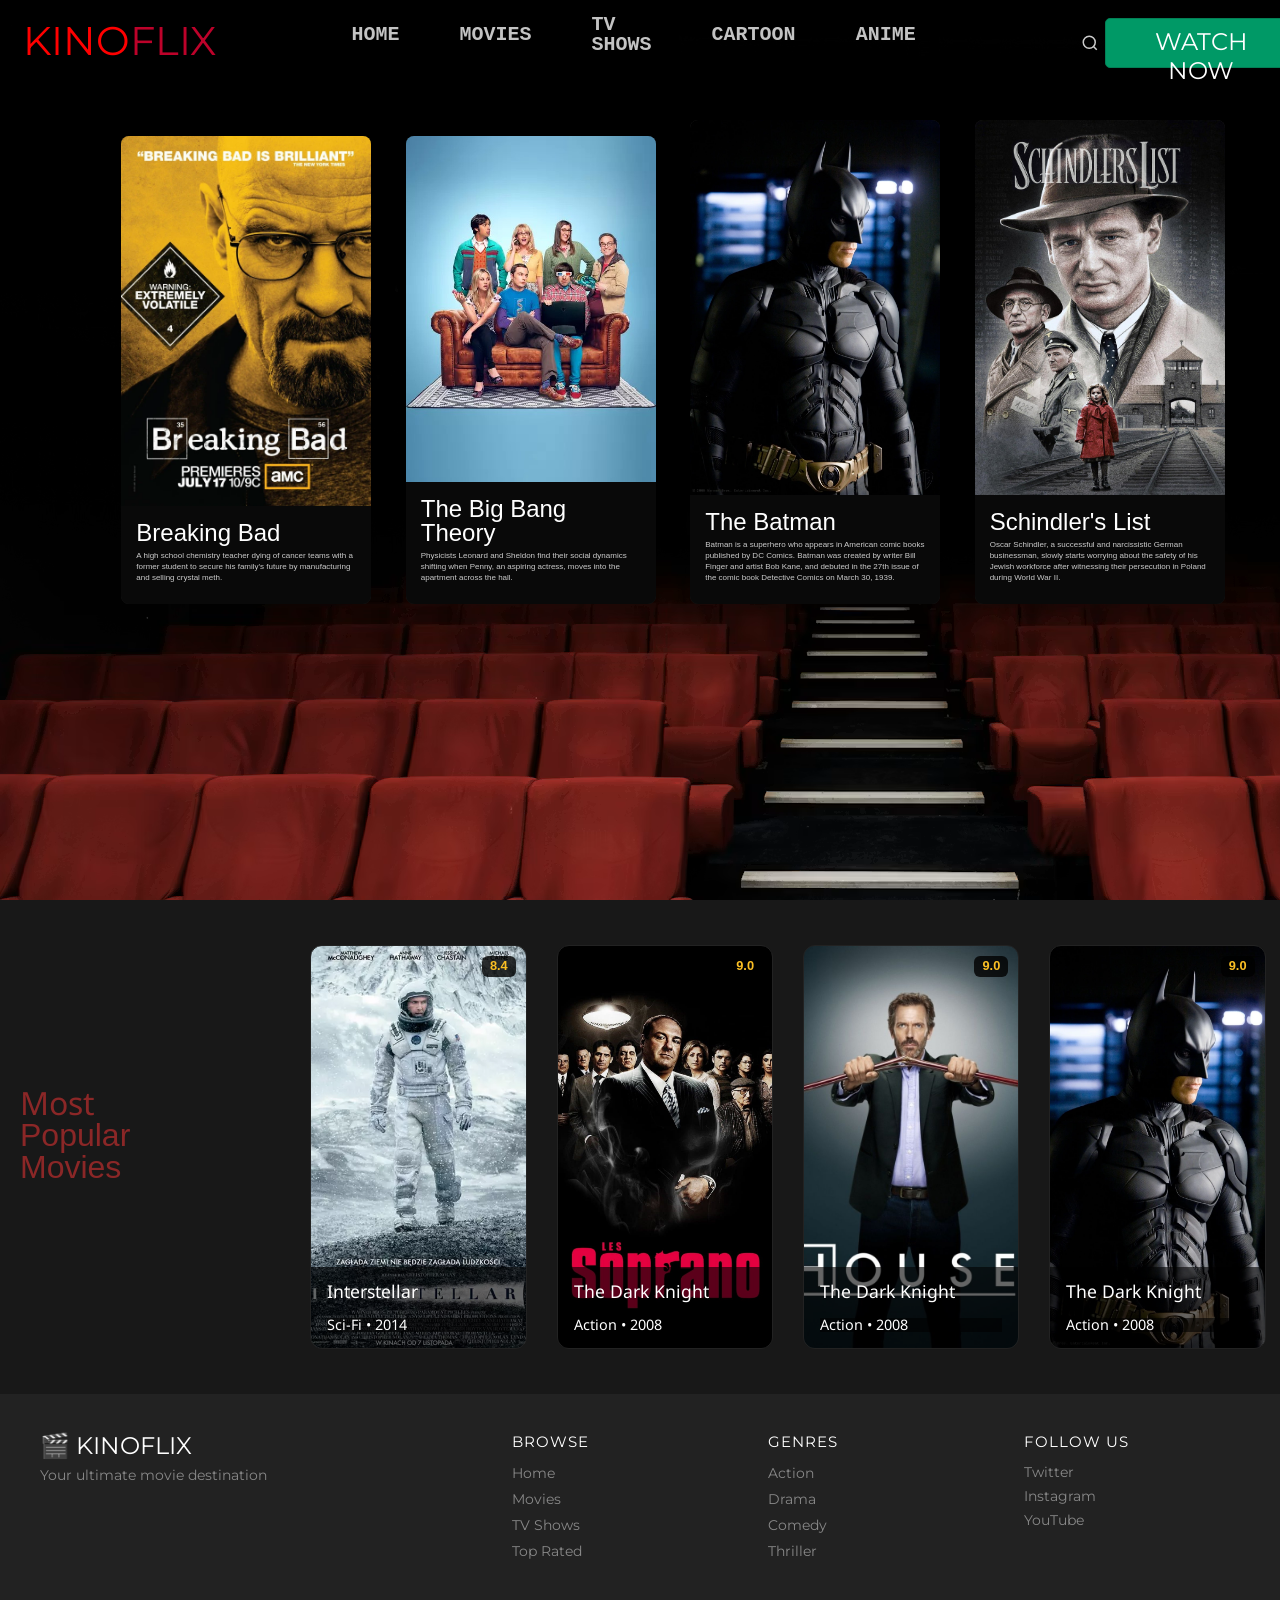
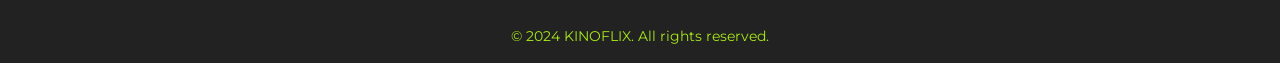
<file: index.html>
<head>
    <meta charset="UTF-8">
    <meta name="viewport" content="width=device-width, initial-scale=1.0">

    <title>KINOFLIX | Watch Movies, TV Shows & Anime Online</title>
    <meta name="title" content="KINOFLIX | Watch Movies, TV Shows & Anime Online">
    <meta name="description" content="Stream the best movies, TV shows, and anime on KINOFLIX. Explore popular titles like Breaking Bad, Interstellar, and The Dark Knight in high quality.">
    <meta name="keywords" content="movies, streaming, TV shows, anime, watch online, Kinoflix, cinema, Breaking Bad, Interstellar">
    <meta name="robots" content="index, follow">
    <link rel="canonical" href="https://tamunawritescode.github.io/kinoflix/">

    <meta property="og:type" content="website">
    <meta property="og:url" content="https://tamunawritescode.github.io/kinoflix/">
    <meta property="og:title" content="KINOFLIX | Your Ultimate Movie Destination">
    <meta property="og:description" content="Unlimited access to the world's best movies and series. Watch now on KINOFLIX.">
    <meta property="og:image" content="https://tamunawritescode.github.io/kinoflix/images/breaking%20bad.webp">
    <meta property="og:image:width" content="1200">
    <meta property="og:image:height" content="630">

    <meta property="twitter:card" content="summary_large_image">
    <meta property="twitter:url" content="https://tamunawritescode.github.io/kinoflix/">
    <meta property="twitter:title" content="KINOFLIX | Watch Movies & TV Shows">
    <meta property="twitter:description" content="Stream the best movies, TV shows, and anime on KINOFLIX.">
    <meta property="twitter:image" content="https://tamunawritescode.github.io/kinoflix/images/breaking%20bad.webp">

    <link rel="icon" type="image/png" href="images/favicon.png"> <link rel="stylesheet" href="css/reset.css">
    <link rel="stylesheet" href="css/style.css">
    <link rel="preconnect" href="https://fonts.googleapis.com">
    <link rel="preconnect" href="https://fonts.gstatic.com" crossorigin>
    <link href="https://fonts.googleapis.com/css2?family=Montserrat:ital,wght@0,100..900;1,100..900&family=Noto+Sans:ital,wght@0,100..900;1,100..900&display=swap" rel="stylesheet">
</head>
<body>

<div class="main">
    <div class="navbar">
        <div class="menu">
            <div class="logo" onclick="window.location.href='index.html'">KINO<div class="logo-w">FLIX</div></div>

            <ul class="navbar-items">
                <li><a href="index.html">HOME</a></li>
                <li><a href="movies.html">MOVIES</a></li>
                <li><a href="tvshows.html">TV SHOWS</a></li>
                <li><a href="cartoons.html">CARTOON</a></li>
                <li><a href="anime.html">ANIME</a></li>
            </ul>
            <div class="search-wrapper" id="searchWrapper">
                <button class="search-icon-btn" id="searchToggle" aria-label="Search">
                    <svg width="18" height="18" viewBox="0 0 24 24" fill="none" stroke="currentColor" stroke-width="2">
                        <circle cx="11" cy="11" r="8"/><line x1="21" y1="21" x2="16.65" y2="16.65"/>
                    </svg>
                </button>
                <div class="search-bar" id="searchBar">
                    <input type="text" id="searchInput" placeholder="Search movies..." autocomplete="off" />
                    <button class="search-close" id="searchClose">✕</button>
                </div>
            </div>
            <div class="get-started">
                <button class="register-btn" onclick="window.location.href='register.html'">WATCH NOW</button>
            </div>
                <button class="hamburger" id="hamburgerBtn" aria-label="Open menu" aria-expanded="false">
                    <span></span>
                    <span></span>
                    <span></span>
                </button>
        </div> 

        <div class="main-hero">
            <div class="login-screen">
                <div class="container">
                    <div class="row1">

                        <div class="block">
                            <img src="./images/breaking bad.webp" alt="Breaking Bad Poster">
                            <div class="content-block">
                                <h2>Breaking Bad</h2>
                                <p class="description">
                                    A high school chemistry teacher dying of cancer teams with a former student
                                    to secure his family's future by manufacturing and selling crystal meth.
                                </p>
                            </div>
                        </div>

                        <div class="block">
                            <img src="./images/big bang b.jpg" alt="big bang theory">
                            <div class="content-block">
                                <h2>The Big Bang Theory</h2>
                                <p class="description">
                                    Physicists Leonard and Sheldon find their social dynamics shifting when Penny, an aspiring actress, moves into the apartment across the hall.
                                </p>
                            </div>
                        </div>

                        <div class="block">
                            <img src="./images/Christian_Bale_as_The_Dark_Knight.webp" alt="batman">
                            <div class="content-block">
                                <h2>The Batman</h2>
                                <p class="description">
                                    Batman is a superhero who appears in American comic books published by DC Comics. Batman was created by writer Bill Finger and artist Bob Kane, and debuted in the 27th issue of the comic book Detective Comics on March 30, 1939.
                                </p>
                            </div>
                        </div>

                        <div class="block">
                            <img src="./images/schindlerlist.jpg" alt="schindler list">
                            <div class="content-block">
                                <h2>Schindler's List</h2>
                                <p class="description">
                                    Oscar Schindler, a successful and narcissistic German businessman, slowly starts worrying about the safety of his Jewish workforce after witnessing their persecution in Poland during World War II.
                                </p>
                            </div>
                        </div>

                    </div>
                </div>
            </div>
        </div>

    </div> 
    <section class="popular-movies">
        <div class="container nopad">
            <div class="section-header">
                <h2>Most</h2>
                <h3>Popular</h3>
                <h4>Movies</h4>
            </div>

            <div class="movie-grid">
                <div class="movie-card" style="--poster: url('../images/interstellar.webp');">
                    <div class="poster-wrapper">
                        <div class="rating">8.4</div>
                        <div class="overlay">
                            <button class="play-btn">▶ Watch Now</button>
                        </div>
                    </div>
                    <div class="movie-info">
                        <h3>Interstellar</h3>
                        <p>Sci-Fi • 2014</p>
                    </div>
                </div>

                <div class="movie-card" style="--poster: url('../images/soprano.jpg');">
                    <div class="poster-wrapper">
                        <div class="rating">9.0</div>
                        <div class="overlay">
                            <button class="play-btn">▶ Watch Now</button>
                        </div>
                    </div>
                    <div class="movie-info">
                        <h3>The Dark Knight</h3>
                        <p>Action • 2008</p>
                    </div>
                </div>
                <div class="movie-card" style="--poster: url('../images/house.jpg');">
                    <div class="poster-wrapper">
                        <div class="rating">9.0</div>
                        <div class="overlay">
                            <button class="play-btn">▶ Watch Now</button>
                        </div>
                    </div>
                    <div class="movie-info">
                        <h3>The Dark Knight</h3>
                        <p>Action • 2008</p>
                    </div>
                </div>
                <div class="movie-card" style="--poster: url('../images/Christian_Bale_as_The_Dark_Knight.webp');">
                    <div class="poster-wrapper">
                        <div class="rating">9.0</div>
                        <div class="overlay">
                            <button class="play-btn">▶ Watch Now</button>
                        </div>
                    </div>
                    <div class="movie-info">
                        <h3>The Dark Knight</h3>
                        <p>Action • 2008</p>
                    </div>
                </div>
            </div>
    </div> 
</section>
</div>


<nav class="mobile-menu" id="mobileMenu" aria-label="Mobile navigation">
    <ul>
        <li><a href="index.html"   onclick="closeMenu()">HOME</a></li>
        <li><a href="movies.html"  onclick="closeMenu()">MOVIES</a></li>
        <li><a href="tvshows.html" onclick="closeMenu()">TV SHOWS</a></li>
        <li><a href="cartoons.html" onclick="closeMenu()">CARTOON</a></li>
        <li><a href="anime.html"   onclick="closeMenu()">ANIME</a></li>
    </ul>
    <button class="mobile-watch-btn" onclick="window.location.href='register.html'">▶ WATCH NOW</button>
</nav>
 
<footer>
    <div class="footer-container">
        <div class="footer-brand">
            <h2>🎬 KINOFLIX</h2>
            <p>Your ultimate movie destination</p>
        </div>

        <div class="footer-links">
            <h4>Browse</h4>
            <ul>
                <li><a href="#">Home</a></li>
                <li><a href="#">Movies</a></li>
                <li><a href="#">TV Shows</a></li>
                <li><a href="#">Top Rated</a></li>
            </ul>
        </div>

        <div class="footer-links">
            <h4>Genres</h4>
            <ul>
                <li><a href="#">Action</a></li>
                <li><a href="#">Drama</a></li>
                <li><a href="#">Comedy</a></li>
                <li><a href="#">Thriller</a></li>
            </ul>
        </div>

        <div class="footer-social">
            <h4>Follow Us</h4>
            <div class="social-icons">
                <a href="#">Twitter</a>
                <a href="#">Instagram</a>
                <a href="#">YouTube</a>
            </div>
        </div>
    </div>

    <div class="footer-bottom">
        <p>© 2024 KINOFLIX. All rights reserved.</p>
    </div>
</footer>
<script src="js/index.js" defer></script>
</body>
</html>
</file>
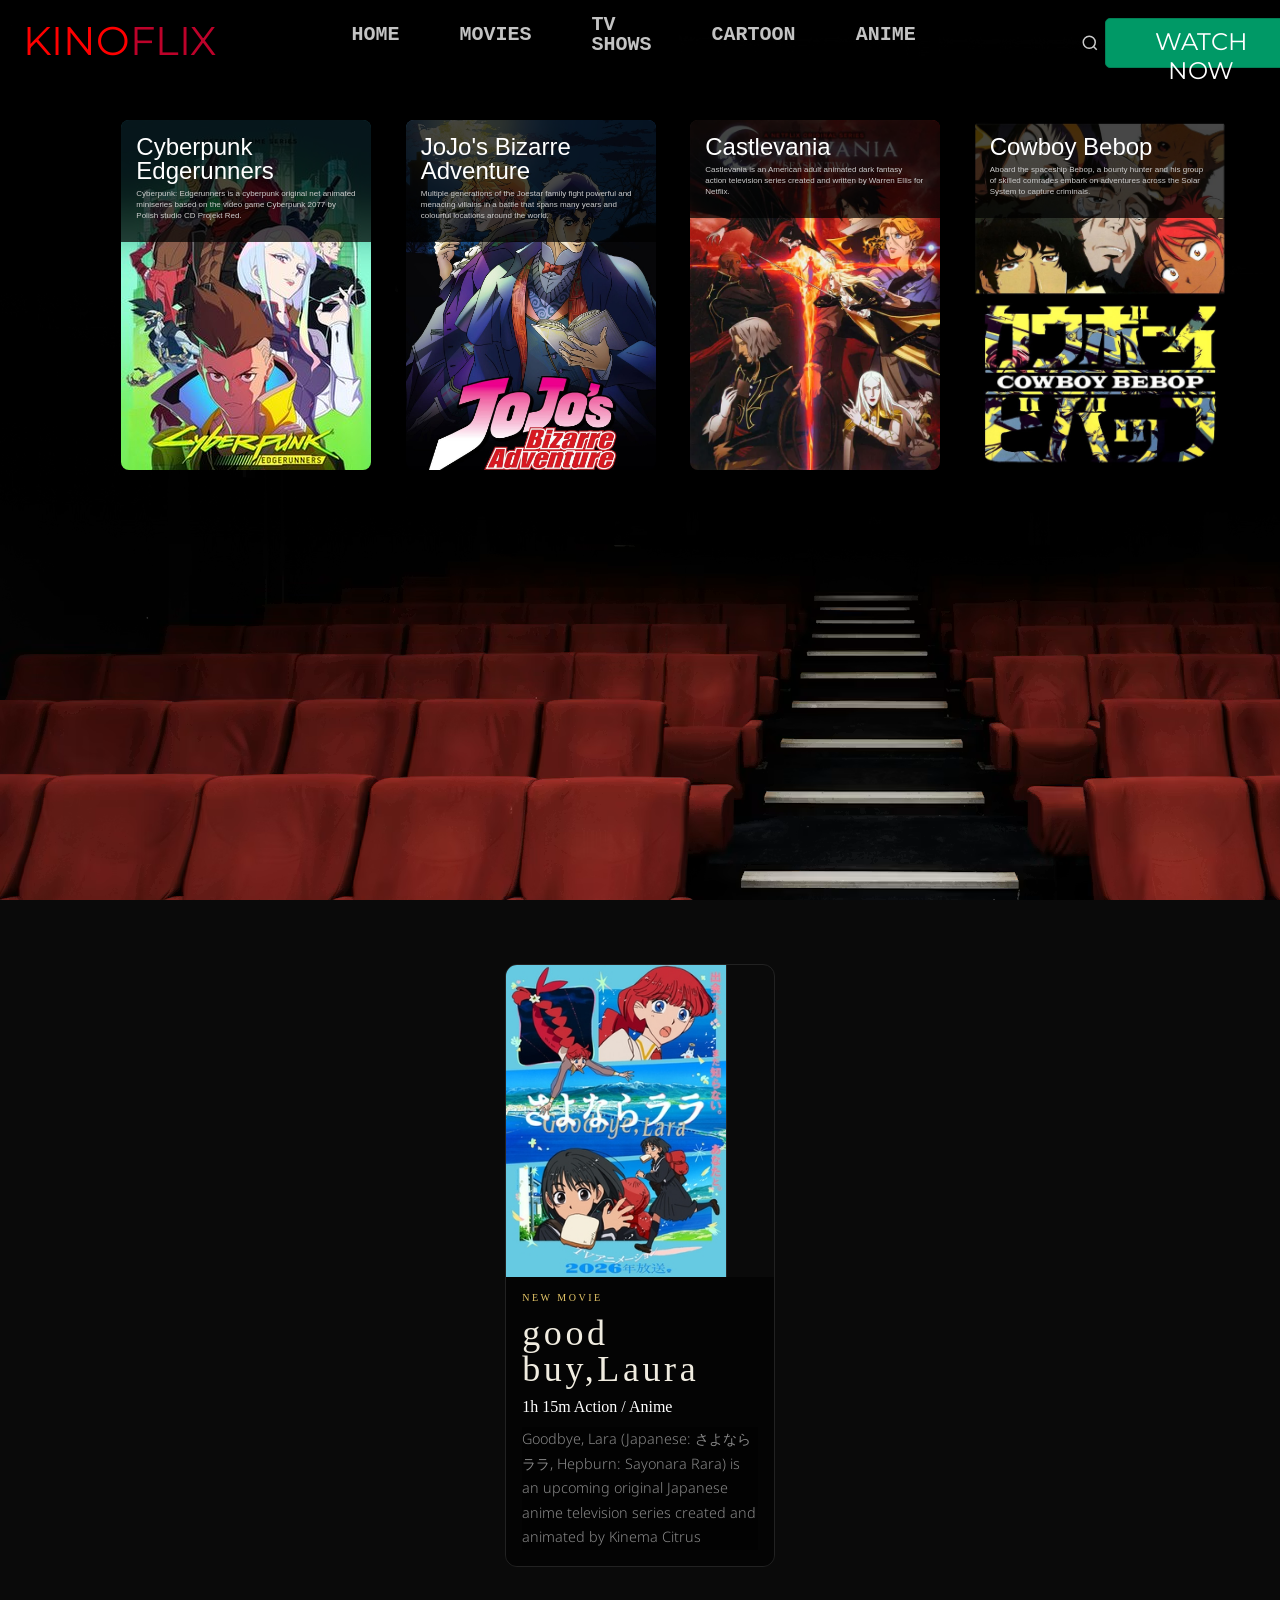
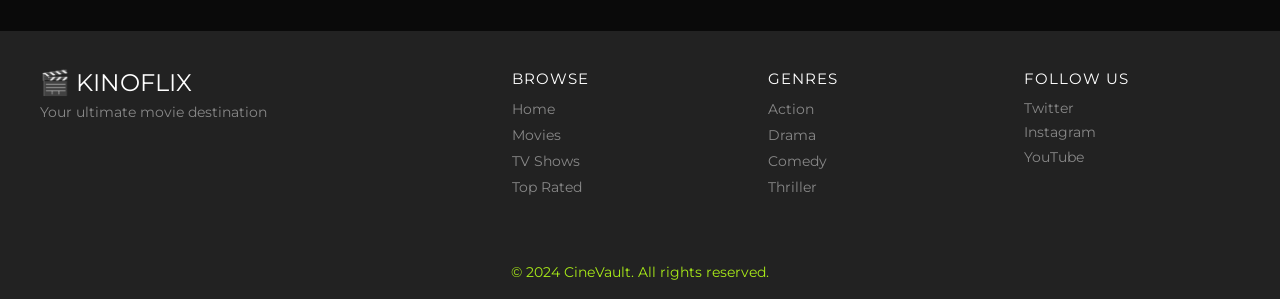
<file: anime.html>
<head>
    <meta charset="UTF-8">
    <meta name="viewport" content="width=device-width, initial-scale=1.0">

    <title>KINOFLIX | Watch Movies, TV Shows & Anime Online</title>
    <meta name="title" content="KINOFLIX | Watch Movies, TV Shows & Anime Online">
    <meta name="description" content="Stream the best movies, TV shows, and anime on KINOFLIX. Explore popular titles like Breaking Bad, Interstellar, and The Dark Knight in high quality.">
    <meta name="keywords" content="movies, streaming, TV shows, anime, watch online, Kinoflix, cinema, Breaking Bad, Interstellar">
    <meta name="robots" content="index, follow">
    <link rel="canonical" href="https://tamunawritescode.github.io/kinoflix/">

    <meta property="og:type" content="website">
    <meta property="og:url" content="https://tamunawritescode.github.io/kinoflix/">
    <meta property="og:title" content="KINOFLIX | Your Ultimate Movie Destination">
    <meta property="og:description" content="Unlimited access to the world's best movies and series. Watch now on KINOFLIX.">
    <meta property="og:image" content="https://tamunawritescode.github.io/kinoflix/images/breaking%20bad.webp">
    <meta property="og:image:width" content="1200">
    <meta property="og:image:height" content="630">

    <meta property="twitter:card" content="summary_large_image">
    <meta property="twitter:url" content="https://tamunawritescode.github.io/kinoflix/">
    <meta property="twitter:title" content="KINOFLIX | Watch Movies & TV Shows">
    <meta property="twitter:description" content="Stream the best movies, TV shows, and anime on KINOFLIX.">
    <meta property="twitter:image" content="https://tamunawritescode.github.io/kinoflix/images/breaking%20bad.webp">

    <link rel="icon" type="image/png" href="images/favicon.png"> <link rel="stylesheet" href="css/reset.css">
    <link rel="stylesheet" href="css/style.css">
    <link rel="preconnect" href="https://fonts.googleapis.com">
    <link rel="preconnect" href="https://fonts.gstatic.com" crossorigin>
    <link href="https://fonts.googleapis.com/css2?family=Montserrat:ital,wght@0,100..900;1,100..900&family=Noto+Sans:ital,wght@0,100..900;1,100..900&display=swap" rel="stylesheet">
</head>
<body>

<div class="main">
    <div class="navbar">
        <div class="menu">
            <div class="logo" onclick="window.location.href='index.html'">KINO<div class="logo-w">FLIX</div></div>

            <ul class="navbar-items">
                <li><a href="index.html">HOME</a></li>
                <li><a href="movies.html">MOVIES</a></li>
                <li><a href="tvshows.html">TV SHOWS</a></li>
                <li><a href="cartoons.html">CARTOON</a></li>
                <li><a href="anime.html">ANIME</a></li>
            </ul>
            
            <div class="search-wrapper" id="searchWrapper">
                <button class="search-icon-btn" id="searchToggle" aria-label="Search">
                    <svg width="18" height="18" viewBox="0 0 24 24" fill="none" stroke="currentColor" stroke-width="2">
                        <circle cx="11" cy="11" r="8"/><line x1="21" y1="21" x2="16.65" y2="16.65"/>
                    </svg>
                </button>
                <div class="search-bar" id="searchBar">
                    <input type="text" id="searchInput" placeholder="Search movies..." autocomplete="off" />
                    <button class="search-close" id="searchClose">✕</button>
                </div>
            </div>

            <div class="get-started">
                <button class="register-btn" onclick="window.location.href='register.html'">WATCH NOW</button>
            </div>
                <button class="hamburger" id="hamburgerBtn" aria-label="Open menu" aria-expanded="false">
                    <span></span>
                    <span></span>
                    <span></span>
                </button>
        </div>

        <div class="main-hero">
            <div class="login-screen">
                <div class="container">
                    <div class="row1">

                        <div class="block poster" style="--poster:url('../images/cyberpunk edgerunners.jpg')">
                            <div class="content-block">
                                <h2>Cyberpunk Edgerunners</h2>
                                <p class="description">
                                    Cyberpunk: Edgerunners is a cyberpunk original net animated miniseries based on the video game Cyberpunk 2077 by Polish studio CD Projekt Red.
                                </p>
                            </div>
                        </div>

                        <div class="block poster" style="--poster:url('../images/jojo.jpg')">
                            <div class="content-block">
                                <h2>JoJo's Bizarre Adventure</h2>
                                <p class="description">
                                    Multiple generations of the Joestar family fight powerful and menacing villains in a battle that spans many years and colourful locations around the world.
                                </p>
                            </div>
                        </div>

                        <div class="block poster" style="--poster:url('../images/Castlevania.webp')">
                            <div class="content-block">
                                <h2>Castlevania</h2>
                                <p class="description">
                                    Castlevania is an American adult animated dark fantasy action television series created and written by Warren Ellis for Netflix.
                                </p>
                            </div>
                        </div>

                        <div class="block poster" style="--poster:url('../images/cbebop.jpg')">
                            <div class="content-block">
                                <h2>Cowboy Bebop</h2>
                                <p class="description">
                                    Aboard the spaceship Bebop, a bounty hunter and his group of skilled comrades embark on adventures across the Solar System to capture criminals.
                                </p>
                            </div>
                        </div>

                    </div>
                </div>
            </div>
        </div>

    </div>
</div>
<section class="new-movie-section">
  <div class="movie-card">
    <div class="movie-poster">
      <img src="images/laura.jpg" alt="Movie Poster" />
    </div>

    <div class="movie-info">
      <span class="movie-label">New Movie</span>
      <h2 class="movie-title">good buy,Laura</h2>
      <div class="movie-meta">
        <span>1h 15m</span>
        <span>Action / Anime</span>
      </div>
      <p class="movie-description">
        Goodbye, Lara (Japanese: さよならララ, Hepburn: Sayonara Rara) is an upcoming original Japanese anime television series created and animated by Kinema Citrus
      </p>
    </div>
  </div>
</section>
<nav class="mobile-menu" id="mobileMenu" aria-label="Mobile navigation">
    <ul>
        <li><a href="index.html"   onclick="closeMenu()">HOME</a></li>
        <li><a href="movies.html"  onclick="closeMenu()">MOVIES</a></li>
        <li><a href="tvshows.html" onclick="closeMenu()">TV SHOWS</a></li>
        <li><a href="cartoons.html" onclick="closeMenu()">CARTOON</a></li>
        <li><a href="anime.html"   onclick="closeMenu()">ANIME</a></li>
    </ul>
    <button class="mobile-watch-btn" onclick="window.location.href='register.html'">▶ WATCH NOW</button>
</nav>
<footer>
    <div class="footer-container">
        <div class="footer-brand">
            <h2>🎬 KINOFLIX</h2>
            <p>Your ultimate movie destination</p>
        </div>

        <div class="footer-links">
            <h4>Browse</h4>
            <ul>
                <li><a href="#">Home</a></li>
                <li><a href="#">Movies</a></li>
                <li><a href="#">TV Shows</a></li>
                <li><a href="#">Top Rated</a></li>
            </ul>
        </div>

        <div class="footer-links">
            <h4>Genres</h4>
            <ul>
                <li><a href="#">Action</a></li>
                <li><a href="#">Drama</a></li>
                <li><a href="#">Comedy</a></li>
                <li><a href="#">Thriller</a></li>
            </ul>
        </div>

        <div class="footer-social">
            <h4>Follow Us</h4>
            <div class="social-icons">
                <a href="#">Twitter</a>
                <a href="#">Instagram</a>
                <a href="#">YouTube</a>
            </div>
        </div>
    </div>

    <div class="footer-bottom">
        <p>© 2024 CineVault. All rights reserved.</p>
    </div>
</footer>
<script src="js/index.js" defer></script>

</body>
</html>
</file>
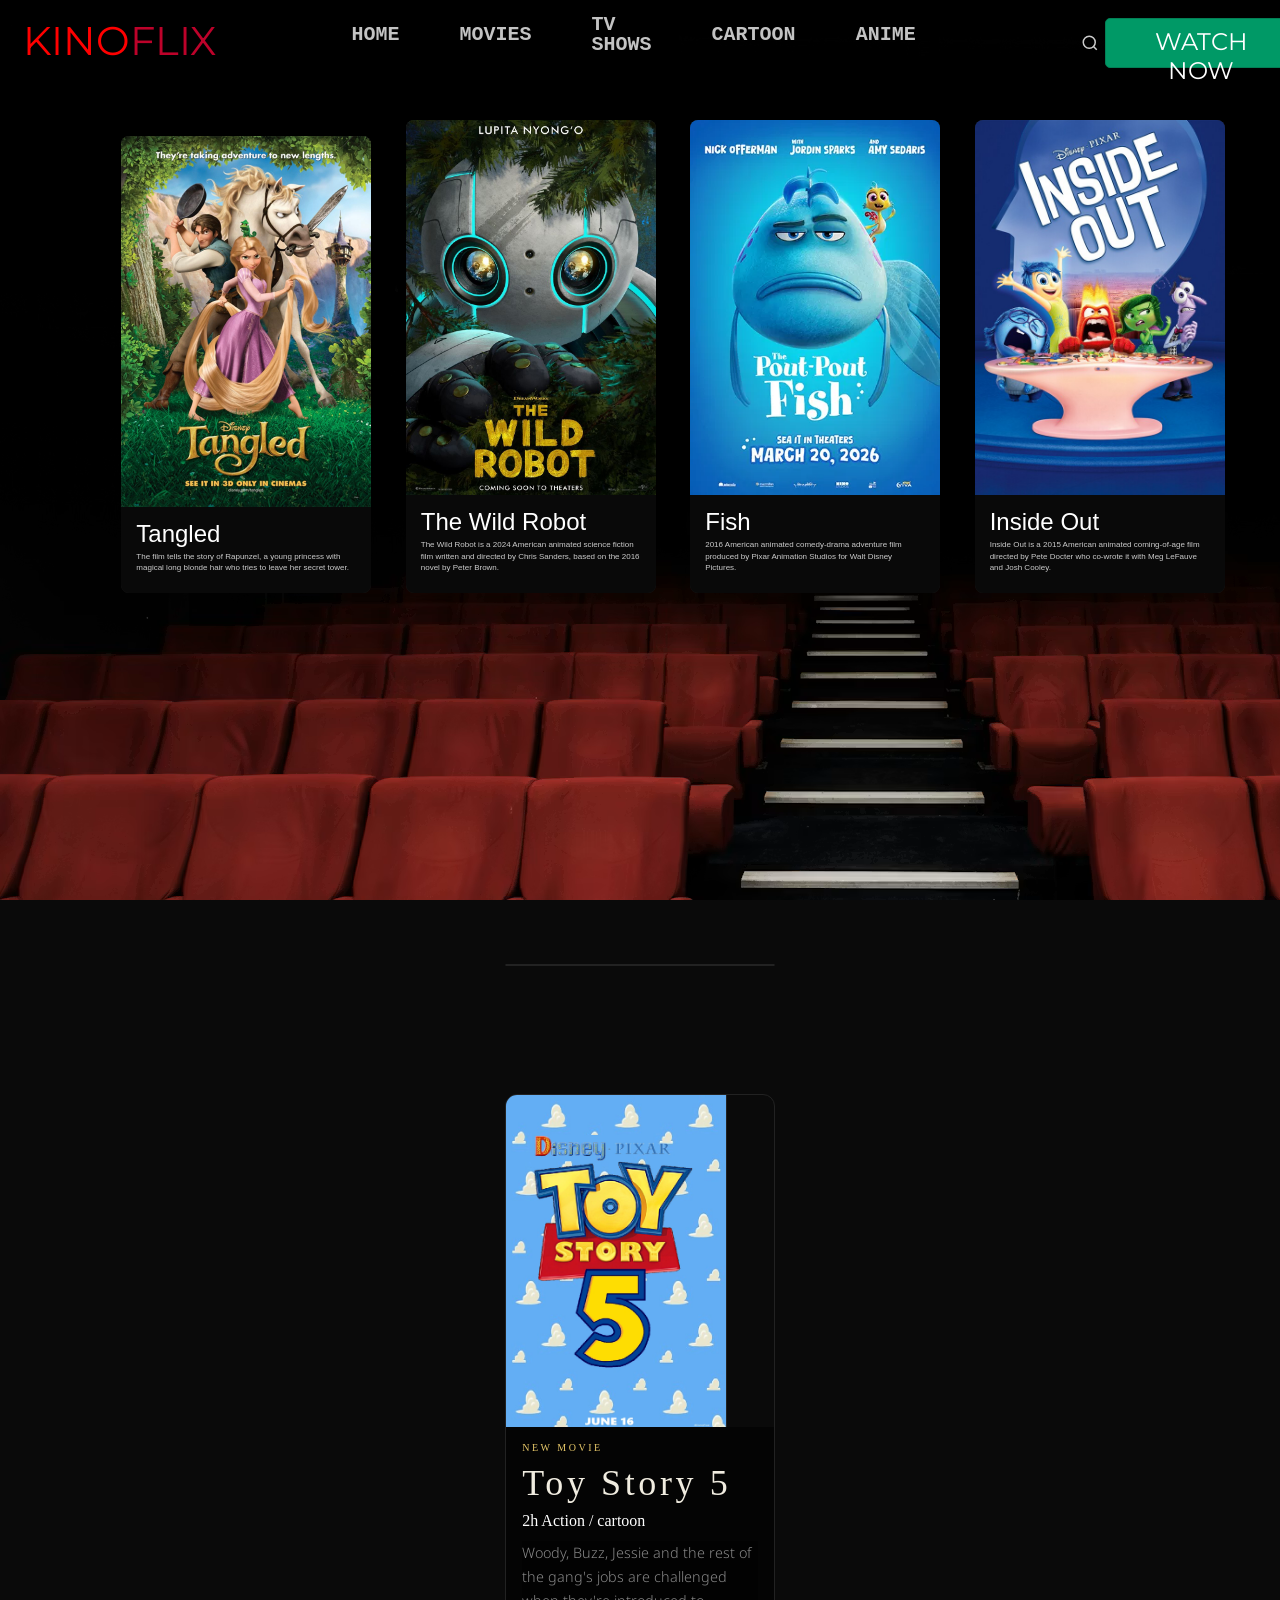
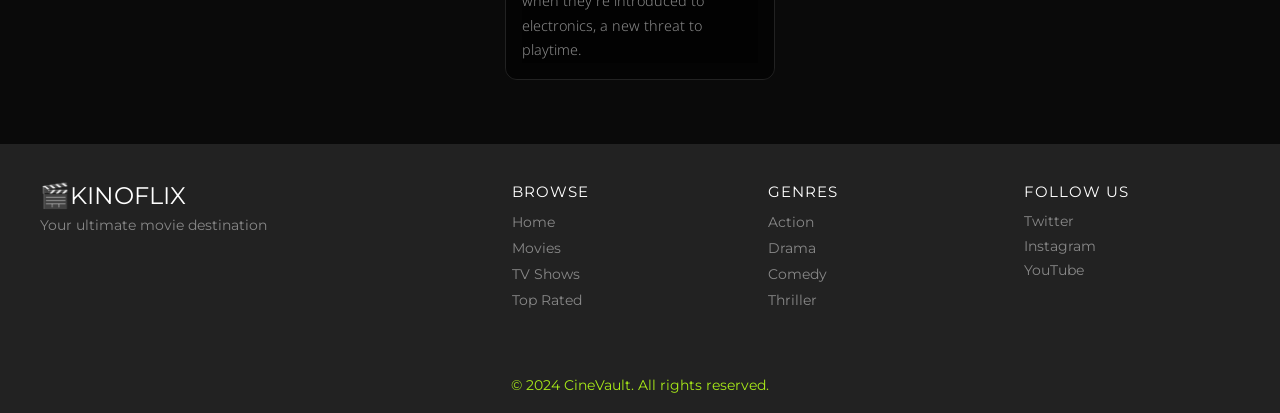
<file: cartoons.html>
<head>
    <meta charset="UTF-8">
    <meta name="viewport" content="width=device-width, initial-scale=1.0">

    <title>KINOFLIX | Watch Movies, TV Shows & Anime Online</title>
    <meta name="title" content="KINOFLIX | Watch Movies, TV Shows & Anime Online">
    <meta name="description" content="Stream the best movies, TV shows, and anime on KINOFLIX. Explore popular titles like Breaking Bad, Interstellar, and The Dark Knight in high quality.">
    <meta name="keywords" content="movies, streaming, TV shows, anime, watch online, Kinoflix, cinema, Breaking Bad, Interstellar">
    <meta name="robots" content="index, follow">
    <link rel="canonical" href="https://tamunawritescode.github.io/kinoflix/">

    <meta property="og:type" content="website">
    <meta property="og:url" content="https://tamunawritescode.github.io/kinoflix/">
    <meta property="og:title" content="KINOFLIX | Your Ultimate Movie Destination">
    <meta property="og:description" content="Unlimited access to the world's best movies and series. Watch now on KINOFLIX.">
    <meta property="og:image" content="https://tamunawritescode.github.io/kinoflix/images/breaking%20bad.webp">
    <meta property="og:image:width" content="1200">
    <meta property="og:image:height" content="630">

    <meta property="twitter:card" content="summary_large_image">
    <meta property="twitter:url" content="https://tamunawritescode.github.io/kinoflix/">
    <meta property="twitter:title" content="KINOFLIX | Watch Movies & TV Shows">
    <meta property="twitter:description" content="Stream the best movies, TV shows, and anime on KINOFLIX.">
    <meta property="twitter:image" content="https://tamunawritescode.github.io/kinoflix/images/breaking%20bad.webp">

    <link rel="icon" type="image/png" href="images/favicon.png"> <link rel="stylesheet" href="css/reset.css">
    <link rel="stylesheet" href="css/style.css">
    <link rel="preconnect" href="https://fonts.googleapis.com">
    <link rel="preconnect" href="https://fonts.gstatic.com" crossorigin>
    <link href="https://fonts.googleapis.com/css2?family=Montserrat:ital,wght@0,100..900;1,100..900&family=Noto+Sans:ital,wght@0,100..900;1,100..900&display=swap" rel="stylesheet">
</head>
<body>

<div class="main">
    <div class="navbar">
        <div class="menu">
            <div class="logo" onclick="window.location.href='index.html'">KINO<div class="logo-w">FLIX</div></div>

            <ul class="navbar-items">
                <li><a href="index.html">HOME</a></li>
                <li><a href="movies.html">MOVIES</a></li>
                <li><a href="tvshows.html">TV SHOWS</a></li>
                <li><a href="cartoons.html">CARTOON</a></li>
                <li><a href="anime.html">ANIME</a></li>
            </ul>

            <div class="search-wrapper" id="searchWrapper">
                <button class="search-icon-btn" id="searchToggle" aria-label="Search">
                    <svg width="18" height="18" viewBox="0 0 24 24" fill="none" stroke="currentColor" stroke-width="2">
                        <circle cx="11" cy="11" r="8"/><line x1="21" y1="21" x2="16.65" y2="16.65"/>
                    </svg>
                </button>
                <div class="search-bar" id="searchBar">
                    <input type="text" id="searchInput" placeholder="Search movies..." autocomplete="off" />
                    <button class="search-close" id="searchClose">✕</button>
                </div>
            </div>
            <div class="get-started">
                <button class="register-btn" onclick="window.location.href='register.html'">WATCH NOW</button>
            </div>
                <button class="hamburger" id="hamburgerBtn" aria-label="Open menu" aria-expanded="false">
                    <span></span>
                    <span></span>
                    <span></span>
                </button>
        </div>

        <div class="main-hero">
            <div class="login-screen">
                <div class="container">
                    <div class="row1">

                        <div class="block">
                            <img src="./images/tangled.jpg" alt="Tangled">
                            <div class="content-block">
                                <h2>Tangled</h2>
                                <p class="description">
                                    The film tells the story of Rapunzel, a young princess with magical long blonde hair who tries to leave her secret tower.
                                </p>
                            </div>
                        </div>

                        <div class="block">
                            <img src="./images/wild robot.jpg" alt="The Wild Robot">
                            <div class="content-block">
                                <h2>The Wild Robot</h2>
                                <p class="description">
                                    The Wild Robot is a 2024 American animated science fiction film written and directed by Chris Sanders, based on the 2016 novel by Peter Brown.
                                </p>
                            </div>
                        </div>

                        <div class="block">
                            <img src="./images/fish.webp" alt="Fish">
                            <div class="content-block">
                                <h2>Fish</h2>
                                <p class="description">
                                    2016 American animated comedy-drama adventure film produced by Pixar Animation Studios for Walt Disney Pictures.
                                </p>
                            </div>
                        </div>

                        <div class="block">
                            <img src="./images/inside out.jpg" alt="Inside Out">
                            <div class="content-block">
                                <h2>Inside Out</h2>
                                <p class="description">
                                    Inside Out is a 2015 American animated coming-of-age film directed by Pete Docter who co-wrote it with Meg LeFauve and Josh Cooley.
                                </p>
                            </div>
                        </div>

                    </div>
                </div>
            </div>
        </div>

    </div>
</div>

<section class="new-movie-section">
    <div class="movie-card">

    </div>
</section>
<section class="new-movie-section">
  <div class="movie-card">
    <div class="movie-poster">
      <img src="images/toy.webp" alt="Movie Poster" />
    </div>

    <div class="movie-info">
      <span class="movie-label">New Movie</span>
      <h2 class="movie-title">Toy Story 5</h2>
      <div class="movie-meta">
        <span>2h</span>
        <span>Action / cartoon</span>
      </div>
      <p class="movie-description">
        Woody, Buzz, Jessie and the rest of the gang's jobs are challenged when they're introduced to electronics, a new threat to playtime.
      </p>
    </div>
  </div>
</section>
<nav class="mobile-menu" id="mobileMenu" aria-label="Mobile navigation">
    <ul>
        <li><a href="index.html"   onclick="closeMenu()">HOME</a></li>
        <li><a href="movies.html"  onclick="closeMenu()">MOVIES</a></li>
        <li><a href="tvshows.html" onclick="closeMenu()">TV SHOWS</a></li>
        <li><a href="cartoons.html" onclick="closeMenu()">CARTOON</a></li>
        <li><a href="anime.html"   onclick="closeMenu()">ANIME</a></li>
    </ul>
    <button class="mobile-watch-btn" onclick="window.location.href='register.html'">▶ WATCH NOW</button>
</nav>
<footer>
    <div class="footer-container">
        <div class="footer-brand">
            <h2>🎬KINOFLIX </h2>
            <p>Your ultimate movie destination</p>
        </div>

        <div class="footer-links">
            <h4>Browse</h4>
            <ul>
                <li><a href="#">Home</a></li>
                <li><a href="#">Movies</a></li>
                <li><a href="#">TV Shows</a></li>
                <li><a href="#">Top Rated</a></li>
            </ul>
        </div>

        <div class="footer-links">
            <h4>Genres</h4>
            <ul>
                <li><a href="#">Action</a></li>
                <li><a href="#">Drama</a></li>
                <li><a href="#">Comedy</a></li>
                <li><a href="#">Thriller</a></li>
            </ul>
        </div>

        <div class="footer-social">
            <h4>Follow Us</h4>
            <div class="social-icons">
                <a href="#">Twitter</a>
                <a href="#">Instagram</a>
                <a href="#">YouTube</a>
            </div>
        </div>
    </div>

    <div class="footer-bottom">
        <p>© 2024 CineVault. All rights reserved.</p>
    </div>
</footer>
<script src="js/index.js" defer></script>

</body>
</html>
</file>
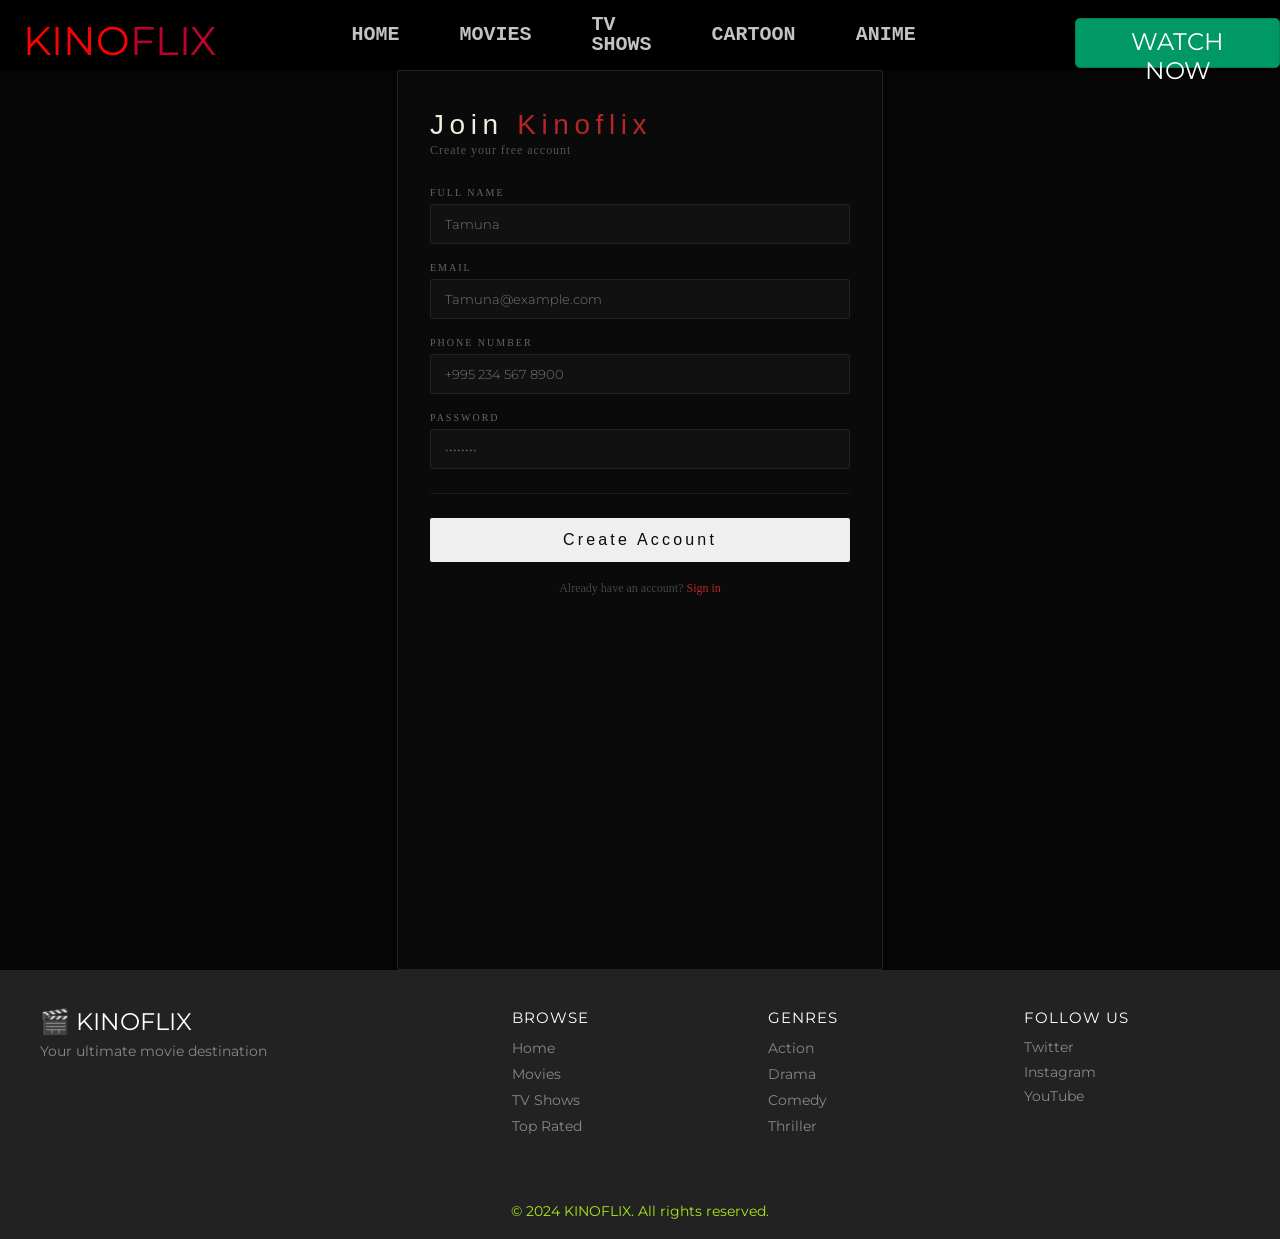
<file: register.html>
<head>
    <meta charset="UTF-8">
    <meta name="viewport" content="width=device-width, initial-scale=1.0">

    <title>KINOFLIX | Watch Movies, TV Shows & Anime Online</title>
    <meta name="title" content="KINOFLIX | Watch Movies, TV Shows & Anime Online">
    <meta name="description" content="Stream the best movies, TV shows, and anime on KINOFLIX. Explore popular titles like Breaking Bad, Interstellar, and The Dark Knight in high quality.">
    <meta name="keywords" content="movies, streaming, TV shows, anime, watch online, Kinoflix, cinema, Breaking Bad, Interstellar">
    <meta name="robots" content="index, follow">
    <link rel="canonical" href="https://tamunawritescode.github.io/kinoflix/">

    <meta property="og:type" content="website">
    <meta property="og:url" content="https://tamunawritescode.github.io/kinoflix/">
    <meta property="og:title" content="KINOFLIX | Your Ultimate Movie Destination">
    <meta property="og:description" content="Unlimited access to the world's best movies and series. Watch now on KINOFLIX.">
    <meta property="og:image" content="https://tamunawritescode.github.io/kinoflix/images/breaking%20bad.webp">
    <meta property="og:image:width" content="1200">
    <meta property="og:image:height" content="630">

    <meta property="twitter:card" content="summary_large_image">
    <meta property="twitter:url" content="https://tamunawritescode.github.io/kinoflix/">
    <meta property="twitter:title" content="KINOFLIX | Watch Movies & TV Shows">
    <meta property="twitter:description" content="Stream the best movies, TV shows, and anime on KINOFLIX.">
    <meta property="twitter:image" content="https://tamunawritescode.github.io/kinoflix/images/breaking%20bad.webp">

    <link rel="icon" type="image/png" href="images/favicon.png"> <link rel="stylesheet" href="css/reset.css">
    <link rel="stylesheet" href="css/style.css">
    <link rel="preconnect" href="https://fonts.googleapis.com">
    <link rel="preconnect" href="https://fonts.gstatic.com" crossorigin>
    <link href="https://fonts.googleapis.com/css2?family=Montserrat:ital,wght@0,100..900;1,100..900&family=Noto+Sans:ital,wght@0,100..900;1,100..900&display=swap" rel="stylesheet">
</head>
<body>
<div class="main">
    <div class="navbar">
        <div class="menu">
            <div class="logo" onclick="window.location.href='index.html'">KINO<div class="logo-w">FLIX</div></div>

            <ul class="navbar-items">
                <li><a href="index.html">HOME</a></li>
                <li><a href="movies.html">MOVIES</a></li>
                <li><a href="tvshows.html">TV SHOWS</a></li>
                <li><a href="cartoons.html">CARTOON</a></li>
                <li><a href="anime.html">ANIME</a></li>
            </ul>

            <div class="get-started">
                <button class="register-btn" onclick="window.location.href='register.html'">WATCH NOW</button>
            </div>
                <button class="hamburger" id="hamburgerBtn" aria-label="Open menu" aria-expanded="false">
                    <span></span>
                    <span></span>
                    <span></span>
                </button>
        </div>
<div class="register-page">
    <div class="reg-card">
        <p class="reg-title">Join <span>Kinoflix</span></p>
        <p class="reg-subtitle">Create your free account</p>

        <div class="form-group">
            <label>Full name</label>
            <input type="text" placeholder="Tamuna" />
        </div>

        <div class="form-group">
            <label>Email</label>
            <input type="email" placeholder="Tamuna@example.com" />
        </div>

        <div class="form-group">
            <label>Phone number</label>
            <input type="tel" placeholder="+995 234 567 8900" />
        </div>

        <div class="form-group">
            <label>Password</label>
            <input type="password" placeholder="••••••••" />
        </div>

        <div class="reg-divider"></div>

        <button class="reg-btn" id="registerbtn">Create Account</button>

        <p class="reg-login">Already have an account? <a href="login.html">Sign in</a></p>
    </div>
</div>
    </div></div>   
     <nav class="mobile-menu" id="mobileMenu" aria-label="Mobile navigation">
    <ul>
        <li><a href="index.html"   onclick="closeMenu()">HOME</a></li>
        <li><a href="movies.html"  onclick="closeMenu()">MOVIES</a></li>
        <li><a href="tvshows.html" onclick="closeMenu()">TV SHOWS</a></li>
        <li><a href="cartoons.html" onclick="closeMenu()">CARTOON</a></li>
        <li><a href="anime.html"   onclick="closeMenu()">ANIME</a></li>
    </ul>
    <button class="mobile-watch-btn" onclick="window.location.href='register.html'">▶ WATCH NOW</button>
</nav>
<footer>
    <div class="footer-container">
        <div class="footer-brand">
            <h2>🎬 KINOFLIX</h2>
            <p>Your ultimate movie destination</p>
        </div>

        <div class="footer-links">
            <h4>Browse</h4>
            <ul>
                <li><a href="#">Home</a></li>
                <li><a href="#">Movies</a></li>
                <li><a href="#">TV Shows</a></li>
                <li><a href="#">Top Rated</a></li>
            </ul>
        </div>

        <div class="footer-links">
            <h4>Genres</h4>
            <ul>
                <li><a href="#">Action</a></li>
                <li><a href="#">Drama</a></li>
                <li><a href="#">Comedy</a></li>
                <li><a href="#">Thriller</a></li>
            </ul>
        </div>

        <div class="footer-social">
            <h4>Follow Us</h4>
            <div class="social-icons">
                <a href="#">Twitter</a>
                <a href="#">Instagram</a>
                <a href="#">YouTube</a>
            </div>
        </div>
    </div>

    <div class="footer-bottom">
        <p>© 2024 KINOFLIX. All rights reserved.</p>
    </div>
</footer> 
<script src="js/index.js" defer></script>

</body>
</html>
</file>
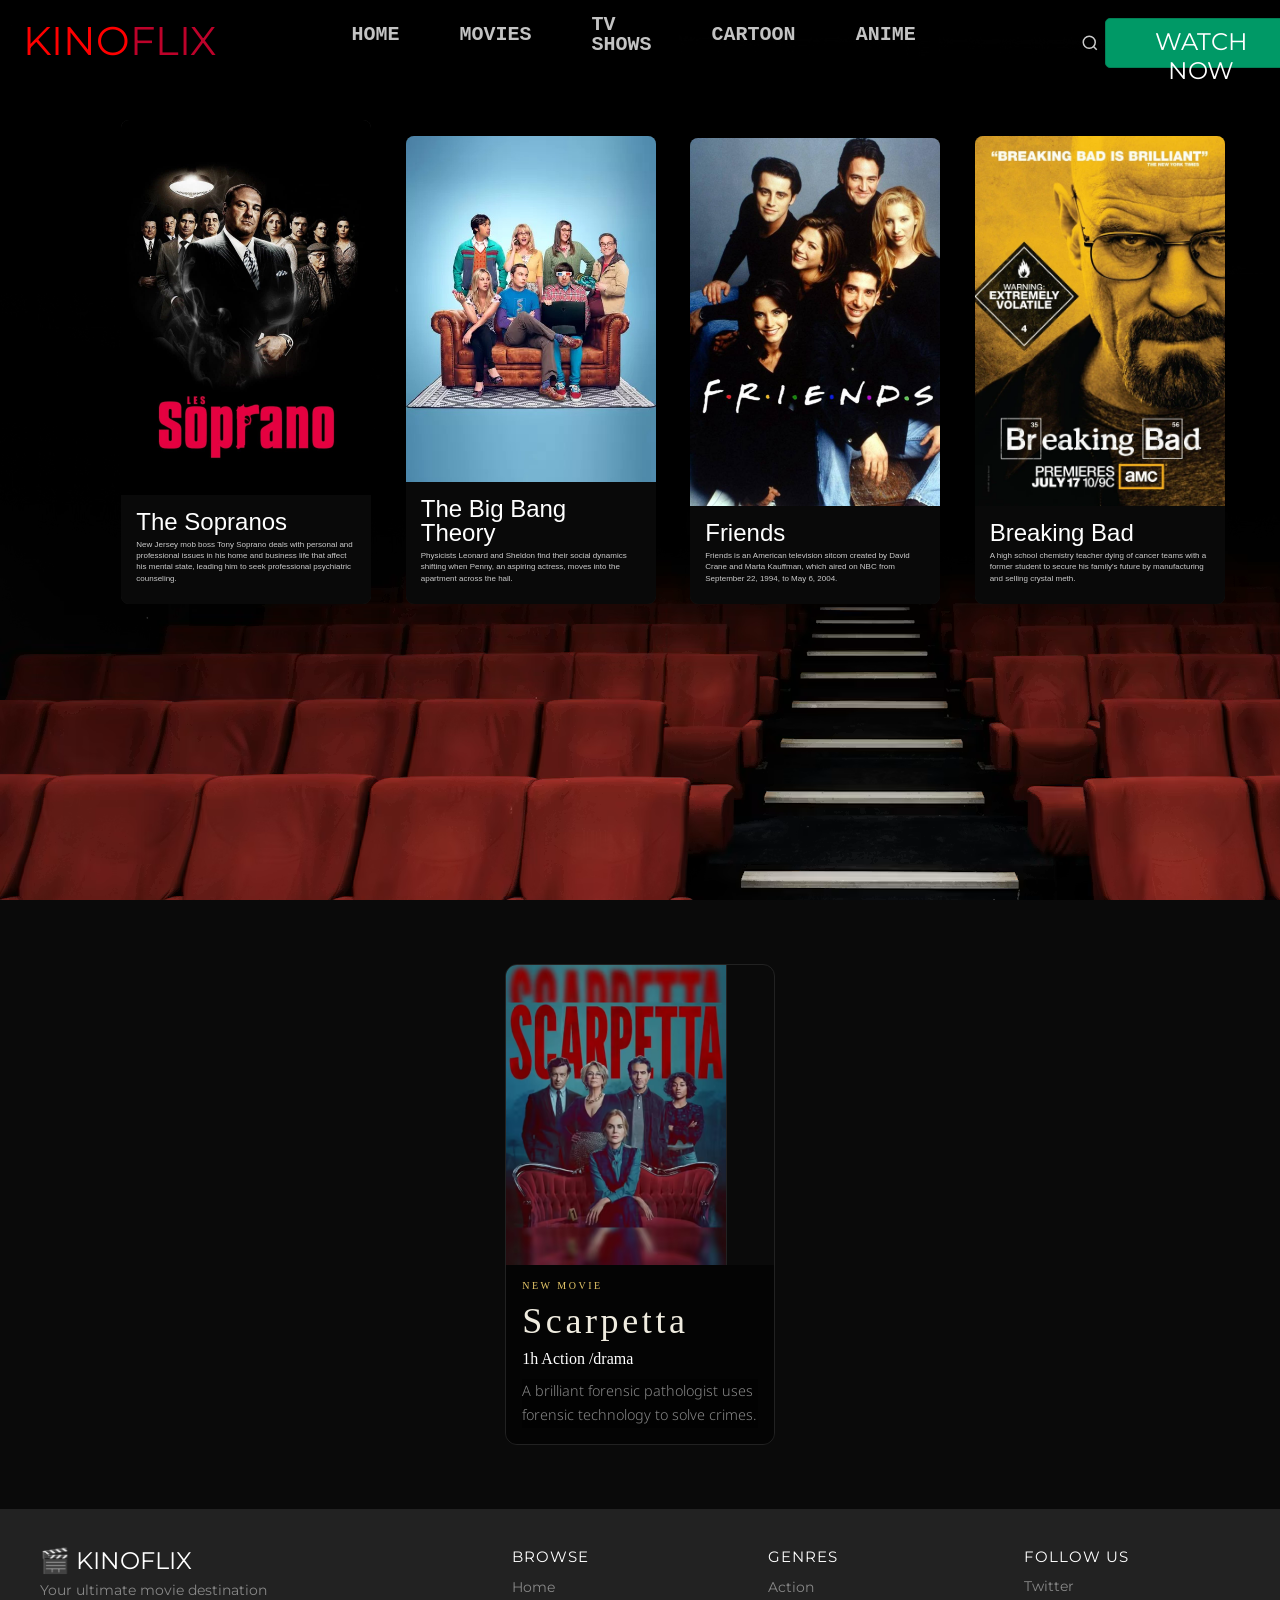
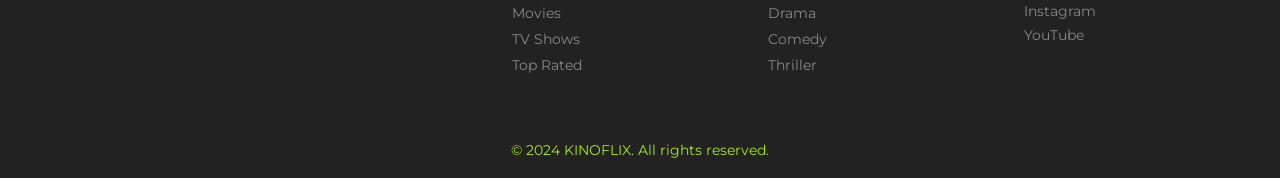
<file: tvshows.html>
<head>
    <meta charset="UTF-8">
    <meta name="viewport" content="width=device-width, initial-scale=1.0">

    <title>KINOFLIX | Watch Movies, TV Shows & Anime Online</title>
    <meta name="title" content="KINOFLIX | Watch Movies, TV Shows & Anime Online">
    <meta name="description" content="Stream the best movies, TV shows, and anime on KINOFLIX. Explore popular titles like Breaking Bad, Interstellar, and The Dark Knight in high quality.">
    <meta name="keywords" content="movies, streaming, TV shows, anime, watch online, Kinoflix, cinema, Breaking Bad, Interstellar">
    <meta name="robots" content="index, follow">
    <link rel="canonical" href="https://tamunawritescode.github.io/kinoflix/">

    <meta property="og:type" content="website">
    <meta property="og:url" content="https://tamunawritescode.github.io/kinoflix/">
    <meta property="og:title" content="KINOFLIX | Your Ultimate Movie Destination">
    <meta property="og:description" content="Unlimited access to the world's best movies and series. Watch now on KINOFLIX.">
    <meta property="og:image" content="https://tamunawritescode.github.io/kinoflix/images/breaking%20bad.webp">
    <meta property="og:image:width" content="1200">
    <meta property="og:image:height" content="630">

    <meta property="twitter:card" content="summary_large_image">
    <meta property="twitter:url" content="https://tamunawritescode.github.io/kinoflix/">
    <meta property="twitter:title" content="KINOFLIX | Watch Movies & TV Shows">
    <meta property="twitter:description" content="Stream the best movies, TV shows, and anime on KINOFLIX.">
    <meta property="twitter:image" content="https://tamunawritescode.github.io/kinoflix/images/breaking%20bad.webp">

    <link rel="icon" type="image/png" href="images/favicon.png"> <link rel="stylesheet" href="css/reset.css">
    <link rel="stylesheet" href="css/style.css">
    <link rel="preconnect" href="https://fonts.googleapis.com">
    <link rel="preconnect" href="https://fonts.gstatic.com" crossorigin>
    <link href="https://fonts.googleapis.com/css2?family=Montserrat:ital,wght@0,100..900;1,100..900&family=Noto+Sans:ital,wght@0,100..900;1,100..900&display=swap" rel="stylesheet">
</head>
<body>

<div class="main">

    <div class="navbar">
        <div class="menu">
            <div class="logo" onclick="window.location.href='index.html'">KINO<div class="logo-w">FLIX</div></div>

            <ul class="navbar-items">
                <li><a href="index.html">HOME</a></li>
                <li><a href="movies.html">MOVIES</a></li>
                <li><a href="tvshows.html">TV SHOWS</a></li>
                <li><a href="cartoons.html">CARTOON</a></li>
                <li><a href="anime.html">ANIME</a></li>
            </ul>

<div class="search-wrapper" id="searchWrapper">
    <button class="search-icon-btn" id="searchToggle" aria-label="Search">
        <svg width="18" height="18" viewBox="0 0 24 24" fill="none" stroke="currentColor" stroke-width="2">
            <circle cx="11" cy="11" r="8"/><line x1="21" y1="21" x2="16.65" y2="16.65"/>
        </svg>
    </button>
    <div class="search-bar" id="searchBar">
        <input type="text" id="searchInput" placeholder="Search movies..." autocomplete="off" />
        <button class="search-close" id="searchClose">✕</button>
        <div class="search-results" id="searchResults"></div>
    </div>
</div>
            <div class="get-started">
                <button class="register-btn" onclick="window.location.href='register.html'">WATCH NOW</button>
            </div>
                <button class="hamburger" id="hamburgerBtn" aria-label="Open menu" aria-expanded="false">
                    <span></span>
                    <span></span>
                    <span></span>
                </button>
        </div>

        <div class="main-hero">
            <div class="login-screen">
                <div class="container">
                    <div class="row1">

                        <div class="block">
                            <img src="./images/soprano.jpg" alt="The Sopranos">
                            <div class="content-block">
                                <h2>The Sopranos</h2>
                                <p class="description">
                                    New Jersey mob boss Tony Soprano deals with personal and professional issues in his home and business life that affect his mental state, leading him to seek professional psychiatric counseling.
                                </p>
                            </div>
                        </div>

                        <div class="block">
                            <img src="./images/big bang b.jpg" alt="big bang theory">
                            <div class="content-block">
                                <h2>The Big Bang Theory</h2>
                                <p class="description">
                                    Physicists Leonard and Sheldon find their social dynamics shifting when Penny, an aspiring actress, moves into the apartment across the hall.
                                </p>
                            </div>
                        </div> 

                        <div class="block">
                            <img src="./images/friends.jpg" alt="friends">
                            <div class="content-block">
                                <h2>Friends</h2>
                                <p class="description">
                                    Friends is an American television sitcom created by David Crane and Marta Kauffman, which aired on NBC from September 22, 1994, to May 6, 2004.
                                </p>
                            </div>
                        </div> 

                        <div class="block">
                            <img src="./images/breaking bad.webp" alt="Breaking Bad Poster">
                            <div class="content-block">
                                <h2>Breaking Bad</h2>
                                <p class="description">
                                    A high school chemistry teacher dying of cancer teams with a former student
                                    to secure his family's future by manufacturing and selling crystal meth.
                                </p>
                            </div>
                        </div> 

                    </div> 
                </div> 
            </div> 
        </div> 

    </div> 

</div> 
<section class="new-movie-section">
  <div class="movie-card">
    <div class="movie-poster">
      <img src="images/scarpetta.avif" alt="Movie Poster" />
    </div>

    <div class="movie-info">
      <span class="movie-label">New Movie</span>
      <h2 class="movie-title">Scarpetta</h2>
      <div class="movie-meta">
        <span>1h</span>
        <span>Action /drama</span>
      </div>
      <p class="movie-description">
        A brilliant forensic pathologist uses forensic technology to solve crimes.
      </p>
    </div>
  </div>
</section>
<nav class="mobile-menu" id="mobileMenu" aria-label="Mobile navigation">
    <ul>
        <li><a href="index.html"   onclick="closeMenu()">HOME</a></li>
        <li><a href="movies.html"  onclick="closeMenu()">MOVIES</a></li>
        <li><a href="tvshows.html" onclick="closeMenu()">TV SHOWS</a></li>
        <li><a href="cartoons.html" onclick="closeMenu()">CARTOON</a></li>
        <li><a href="anime.html"   onclick="closeMenu()">ANIME</a></li>
    </ul>
    <button class="mobile-watch-btn" onclick="window.location.href='register.html'">▶ WATCH NOW</button>
</nav>
<footer>
    <div class="footer-container">
        <div class="footer-brand">
            <h2>🎬 KINOFLIX</h2>
            <p>Your ultimate movie destination</p>
        </div>

        <div class="footer-links">
            <h4>Browse</h4>
            <ul>
                <li><a href="#">Home</a></li>
                <li><a href="#">Movies</a></li>
                <li><a href="#">TV Shows</a></li>
                <li><a href="#">Top Rated</a></li>
            </ul>
        </div>

        <div class="footer-links">
            <h4>Genres</h4>
            <ul>
                <li><a href="#">Action</a></li>
                <li><a href="#">Drama</a></li>
                <li><a href="#">Comedy</a></li>
                <li><a href="#">Thriller</a></li>
            </ul>
        </div>

        <div class="footer-social">
            <h4>Follow Us</h4>
            <div class="social-icons">
                <a href="#">Twitter</a>
                <a href="#">Instagram</a>
                <a href="#">YouTube</a>
            </div>
        </div>
    </div>

    <div class="footer-bottom">
        <p>© 2024 KINOFLIX. All rights reserved.</p>
    </div>
</footer>
<script src="js/index.js" defer></script>

</body>
</html>
</file>
<file: css/style.css>
/*
* Prefixed by https://autoprefixer.github.io
* PostCSS: v8.4.14,
* Autoprefixer: v10.4.7
* Browsers: last 4 version
*/
*{
    margin: 0;
    padding: 0;
    font-family: "Montserrat", sans-serif;
    font-optical-sizing: auto;
}
body{
    overflow-x: hidden;
}
.main{
    width: 100%;    
}
.navbar{
    height: auto;
    margin: auto;
    min-height: 100vh;
    background-image: url('../images/hero.png');
}
.logo{
    color: red;
    font-size: 40px;
    font-family: "Montserrat", sans-serif;
    font-optical-sizing: auto;
    padding-top: 1%;
    cursor: pointer;
    width: 15%;
    text-align: center;
    -ms-flex-negative: 0;
        flex-shrink: 0;
}
.logo-w{
    color: rgba(201, 2, 45, 0.943);
    width: 40px;
    display: inline-block;
}
.menu{
    height: 70px;
    -ms-flex-line-pack: center;
        align-content: center;
    display: -webkit-box;
    display: -ms-flexbox;
    display: flex;
    -webkit-box-align: center;
        -ms-flex-align: center;
            align-items: center;
    width: 100%;
}
.navbar-items{
    display: -webkit-box;
    display: -ms-flexbox;
    display: flex;
    -webkit-box-pack: center;
        -ms-flex-pack: center;
            justify-content: center;
    -webkit-box-align: center;
        -ms-flex-align: center;
            align-items: center;
    margin-left: 12%;
    max-width: 45%;
    margin-right: 12%;
    min-width: 45%;
}
.navbar-items li{
    list-style: none;
    display: inline-block;
    margin-left: 30px;
    font-weight: bold;
    margin-right: 30px;
}
.navbar-items li a{
    color: #c3c3c3;
    font-family: monospace;
    font-size: 20px;
    -o-text-overflow: clip;
       text-overflow: clip;
}
.navbar-items li a:hover{
    color: red;
}
.register-btn { 
    border: 1px solid rgba(3, 127, 85, 1);
    background-color: oklch(59.6% .145 163.225);
    font-size: 24px;
    color: #fff; 
    border-radius: 5px;
    padding: 8px 20px 10px 20px;
    height: 50px;
    display: -webkit-box;
    display: -ms-flexbox;
    display: flex;
}
.get-started{
    display: -webkit-box;
    display: -ms-flexbox;
    display: flex;
    -ms-flex-line-pack: center;
        align-content: center;
    margin-top: 15px;
    min-width: 15%;
}
.text-section {
    color: #FFF;
}
.container{
    width: 1336px;
}
.container {
    display: -webkit-box;
    display: -ms-flexbox;
    display: flex;
    -webkit-box-pack: center;
        -ms-flex-pack: center;
            justify-content: center;
    padding: 20px;
    font-family: Arial, sans-serif;
    margin: auto;
}
.block {
    width: 250px;
    background: #222;
    color: white;
    border-radius: 8px;
    overflow: hidden;
    -webkit-transition: -webkit-transform 0.3s ease;
    transition: -webkit-transform 0.3s ease;
    -o-transition: transform 0.3s ease;
    transition: transform 0.3s ease;
    transition: transform 0.3s ease, -webkit-transform 0.3s ease;
    display: inline-block;
    margin-right: 30px;
    margin-top: 30px;
    min-height: 350px;
}
.block:hover {
    -webkit-transform: scale(1.05);
        -ms-transform: scale(1.05);
            transform: scale(1.05);
}
.block img {
    width: 100%;
    height: auto;
    display: block;
}
.block h2 {
    padding: 15px 15px 5px 15px;
    margin: 0;
    font-size: 1.5rem;
}
.block .description {
    padding: 0 15px 20px 15px;
    font-size: 0.5rem;
    color: #ccc;
    line-height: 1.4;
}
.content-block{
    background-color: #000000b8;
    position: relative;
    bottom: 0;
    width: 250px;
    display: block;
}
.section-title {
    margin-bottom: 20px;
    font-size: 1.5rem;
    font-weight: bold;
}
.section-header {
    display: -webkit-box;
    display: -ms-flexbox;
    display: flex;
    -webkit-box-pack: justify;
        -ms-flex-pack: justify;
            justify-content: space-between;
    -webkit-box-align: center;
        -ms-flex-align: center;
            align-items: center;
    margin-bottom: 1.5rem;
    width: 100%;
    padding: 0 25px;
    -webkit-box-sizing: border-box;
            box-sizing: border-box;
}
.section-header h2{
    font-family: "Noto Sans", sans-serif;
}
.view-all {
    text-decoration: none;
    font-weight: 600;
}
.movie-grid {
    display: -webkit-box;
    display: -ms-flexbox;
    display: flex;
    -webkit-box-pack: center;
        -ms-flex-pack: center;
            justify-content: center;
    -webkit-box-align: center;
        -ms-flex-align: center;
            align-items: center;
    gap: 30px;
    padding: 25px;
    margin: auto;
    width: 100%;
    -ms-flex-wrap: wrap;
        flex-wrap: wrap;
    -webkit-box-sizing: border-box;
            box-sizing: border-box;
}
.movie-card {
    background-image: var(--poster);
    border-radius: 12px;
    overflow: hidden;
    -webkit-transition: -webkit-transform 0.2s ease;
    transition: -webkit-transform 0.2s ease;
    -o-transition: transform 0.2s ease;
    transition: transform 0.2s ease;
    transition: transform 0.2s ease, -webkit-transform 0.2s ease;
    background-position: top;
    background-size: cover;
    width: clamp(180px, 22%, 280px);
    border: 1px solid #222;
    -webkit-box-orient: vertical;
    -webkit-box-direction: normal;
        -ms-flex-direction: column;
            flex-direction: column;
    display: -webkit-box;
    display: -ms-flexbox;
    display: flex;
}
.movie-card:hover {
    -webkit-transform: translateY(-5px);
        -ms-transform: translateY(-5px);
            transform: translateY(-5px);
}
.poster-wrapper {
    position: relative;
    aspect-ratio: 2/3;
}
.poster-wrapper img {
    width: 100%;
    height: 100%;
    -o-object-fit: cover;
       object-fit: cover;
}
.rating {
    position: absolute;
    top: 10px;
    right: 10px;
    background: rgba(0, 0, 0, 0.8);
    padding: 4px 8px;
    border-radius: 6px;
    font-size: 0.8rem;
    font-weight: bold;
    color: #fbbf24;
    z-index: 1;
}
.overlay {
    position: absolute;
    inset: 0;
    background: rgba(0, 0, 0, 0.6);
    display: -webkit-box;
    display: -ms-flexbox;
    display: flex;
    -webkit-box-align: center;
        -ms-flex-align: center;
            align-items: center;
    -webkit-box-pack: center;
        -ms-flex-pack: center;
            justify-content: center;
    opacity: 0;
    -webkit-transition: opacity 0.3s ease;
    -o-transition: opacity 0.3s ease;
    transition: opacity 0.3s ease;
    overflow: hidden;
}
.movie-card:hover .overlay {
    opacity: 1;
}
.play-btn {
    border: none;
    padding: 10px 20px;
    border-radius: 20px;
    cursor: pointer;
    font-weight: bold;
    background-color: yellow;
    color: #000;
}
.movie-info {
    padding: 1rem;
    color: #FFF;
    z-index: 1;
    position: relative;
    background: rgba(0, 0, 0, 0.6);
    -webkit-box-flex: 1;
        -ms-flex: 1;
            flex: 1;
    display: -webkit-box;
    display: -ms-flexbox;
    display: flex;
    -webkit-box-orient: vertical;
    -webkit-box-direction: normal;
        -ms-flex-direction: column;
            flex-direction: column;
    gap: 12px;
}
.movie-info h3 {
    font-size: 1.1rem;
    margin: 0 0 5px 0;
    font-family: "Noto Sans", sans-serif;
}
.movie-info p {
    font-size: 0.9rem;
    margin: 0;
    font-family: "Noto Sans", sans-serif;
    background: rgba(0, 0, 0, 0.6);
}
.popular-movies{
    font-size: xx-large;
    color: #8b2727;
    font-style: initial;
    background-color: #181818;
}
.popular-movies .container {
    -webkit-box-align: center;
        -ms-flex-align: center;
            align-items: center;
    width: 100%;
}
.popular-movies .section-header {
    width: 20%;
    -webkit-box-orient: vertical;
    -webkit-box-direction: normal;
        -ms-flex-direction: column;
            flex-direction: column;
    -webkit-box-align: start;
        -ms-flex-align: start;
            align-items: flex-start;
    padding: 0;
    -ms-flex-negative: 0;
        flex-shrink: 0;
}
.popular-movies .movie-grid {
    width: 80%;
}
.poster{
    background-image: var(--poster) !important;
    background-position: top;
    background-size: cover;
    -ms-flex-line-pack: last baseline;
        align-content: last baseline;
}
.new-movie-section {
    padding: 4rem 2rem;
    background: #0a0a0a;
    display: -webkit-box;
    display: -ms-flexbox;
    display: flex;
    -webkit-box-pack: center;
        -ms-flex-pack: center;
            justify-content: center;
}
.movie-poster {
    width: 220px;
    min-height: 300px;
    -ms-flex-negative: 0;
        flex-shrink: 0;
    border-right: 1px solid #222;
}
.movie-poster img {
    width: 100%;
    height: 100%;
    -o-object-fit: cover;
       object-fit: cover;
    display: block;
}
.movie-label {
    font-size: 10px;
    letter-spacing: 0.25em;
    text-transform: uppercase;
    color: #e8c96a;
}
.movie-title {
    font-size: 36px;
    letter-spacing: 0.1em;
    color: #f0ece0;
    line-height: 1;
}
.movie-divider {
    width: 40px;
    height: 1px;
    background: #e8c96a;
}
.movie-description {
    font-size: 13px;
    font-weight: 300;
    color: #888;
    line-height: 1.7;
}
.footer-container {
    max-width: 1200px;
    margin: 0 auto;
    padding: 0 20px;
    display: -ms-grid;
    display: grid;
    -ms-grid-columns: 2fr 40px 1fr 40px 1fr 40px 1fr;
    grid-template-columns: 2fr 1fr 1fr 1fr;
    gap: 40px;
    padding-top: 40px;
}
.footer-brand h2 {
    color: #fff;
    font-size: 1.5rem;
    margin-bottom: 10px;
}
.footer-brand p {
    font-size: 0.9rem;
    color: #888;
}
.footer-links h4,
.footer-social h4 {
    color: #fff;
    margin-bottom: 15px;
    font-size: 0.95rem;
    text-transform: uppercase;
    letter-spacing: 1px;
}
.footer-links ul {
    list-style: none;
    padding: 0;
    margin: 0;
}
.footer-links ul li {
    margin-bottom: 10px;
}
.footer-links ul li a {
    color: #888;
    text-decoration: none;
    font-size: 0.9rem;
    -webkit-transition: color 0.2s;
    -o-transition: color 0.2s;
    transition: color 0.2s;
}
.footer-links ul li a:hover {
    color: #e50914;
}
.social-icons {
    display: -webkit-box;
    display: -ms-flexbox;
    display: flex;
    -webkit-box-orient: vertical;
    -webkit-box-direction: normal;
        -ms-flex-direction: column;
            flex-direction: column;
    gap: 10px;
}
.social-icons a {
    color: #888;
    text-decoration: none;
    font-size: 0.9rem;
    -webkit-transition: color 0.2s;
    -o-transition: color 0.2s;
    transition: color 0.2s;
}
.social-icons a:hover {
    color: #e50914;
}
footer{
    background-color: #222;
    font-family: "Montserrat", sans-serif;
}
.footer-bottom {
    text-align: center;
    margin-top: 40px;
    padding-top: 20px;
    border-top: 1px solid #222;
    color: #A8EA18;
    font-size: 0.85rem;
    padding-bottom: 20px;
}
.register-page {
    min-height: 100vh;
    background: #050505;
    display: -webkit-box;
    display: -ms-flexbox;
    display: flex;
    -webkit-box-pack: center;
        -ms-flex-pack: center;
            justify-content: center;
    -webkit-box-align: ;
        -ms-flex-align: ;
            align-items: ;
}
.reg-card {
    background: #0a0a0a;
    border: 1px solid #222;
    border-radius: 2px;
    padding: 2.5rem 2rem;
    width: 100%;
    max-width: 420px;
}
.reg-title {
    font-family: 'Bebas Neue', sans-serif;
    font-size: 28px;
    letter-spacing: 0.2em;
    color: #f0ece0;
    margin-bottom: 0.3rem;
}
.reg-title span { color: #b42727; }
.reg-subtitle {
    font-size: 12px;
    font-weight: 300;
    color: #555;
    letter-spacing: 0.08em;
    margin-bottom: 2rem;
}
.form-group {
    display: -webkit-box;
    display: -ms-flexbox;
    display: flex;
    -webkit-box-orient: vertical;
    -webkit-box-direction: normal;
        -ms-flex-direction: column;
            flex-direction: column;
    gap: 6px;
    margin-bottom: 1.2rem;
}
.form-group label {
    font-size: 10px;
    letter-spacing: 0.2em;
    text-transform: uppercase;
    color: #666;
}
.form-group input {
    background: #111;
    border: 1px solid #222;
    border-radius: 2px;
    padding: 11px 14px;
    color: #f0ece0;
    font-size: 13px;
    font-weight: 300;
    outline: none;
    -webkit-transition: border-color 0.2s;
    -o-transition: border-color 0.2s;
    transition: border-color 0.2s;
    caret-color: #e8c96a;
}
.form-group input:focus { border-color: #e8c96a; }
.reg-divider {
    width: 100%;
    height: 1px;
    background: #1a1a1a;
    margin: 1.5rem 0;
}
.reg-btn {
    width: 100%;
    background: ##b42727;
    border: none;
    border-radius: 2px;
    padding: 13px;
    font-family: 'Bebas Neue', sans-serif;
    font-size: 16px;
    letter-spacing: 0.2em;
    color: #0a0a0a;
    cursor: pointer;
    -webkit-transition: background 0.2s;
    -o-transition: background 0.2s;
    transition: background 0.2s;
}
.reg-btn:hover { background: #f0d888; }
.reg-login {
    text-align: center;
    margin-top: 1.2rem;
    font-size: 12px;
    font-weight: 300;
    color: #444;
}
.reg-login a { color:#b42727 ; text-decoration: none; }
.hamburger {
    display: none;
    -webkit-box-orient: vertical;
    -webkit-box-direction: normal;
        -ms-flex-direction: column;
            flex-direction: column;
    -webkit-box-pack: center;
        -ms-flex-pack: center;
            justify-content: center;
    gap: 5px;
    width: 36px;
    height: 36px;
    background: none;
    border: none;
    cursor: pointer;
    padding: 4px;
    z-index: 1001;
    -ms-flex-negative: 0;
        flex-shrink: 0;
}
.hamburger span {
    display: block;
    width: 100%;
    height: 2px;
    background-color: #fff;
    border-radius: 2px;
    -webkit-transition: opacity 0.3s ease, -webkit-transform 0.3s ease;
    transition: opacity 0.3s ease, -webkit-transform 0.3s ease;
    -o-transition: transform 0.3s ease, opacity 0.3s ease;
    transition: transform 0.3s ease, opacity 0.3s ease;
    transition: transform 0.3s ease, opacity 0.3s ease, -webkit-transform 0.3s ease;
    -webkit-transform-origin: center;
        -ms-transform-origin: center;
            transform-origin: center;
}
.hamburger.open span:nth-child(1) {
    -webkit-transform: translateY(7px) rotate(45deg);
        -ms-transform: translateY(7px) rotate(45deg);
            transform: translateY(7px) rotate(45deg);
}
.hamburger.open span:nth-child(2) {
    opacity: 0;
}
.hamburger.open span:nth-child(3) {
    -webkit-transform: translateY(-7px) rotate(-45deg);
        -ms-transform: translateY(-7px) rotate(-45deg);
            transform: translateY(-7px) rotate(-45deg);
}
.mobile-menu {
    display: none;
    position: fixed;
    top: 0;
    left: 0;
    width: 100%;
    height: 100%;
    background: rgba(0, 0, 0, 0.96);
    z-index: 1000;
    -webkit-box-orient: vertical;
    -webkit-box-direction: normal;
        -ms-flex-direction: column;
            flex-direction: column;
    -webkit-box-align: center;
        -ms-flex-align: center;
            align-items: center;
    -webkit-box-pack: center;
        -ms-flex-pack: center;
            justify-content: center;
    gap: 32px;
    opacity: 0;
    -webkit-transform: translateY(-10px);
        -ms-transform: translateY(-10px);
            transform: translateY(-10px);
    -webkit-transition: opacity 0.3s ease, -webkit-transform 0.3s ease;
    transition: opacity 0.3s ease, -webkit-transform 0.3s ease;
    -o-transition: opacity 0.3s ease, transform 0.3s ease;
    transition: opacity 0.3s ease, transform 0.3s ease;
    transition: opacity 0.3s ease, transform 0.3s ease, -webkit-transform 0.3s ease;
    pointer-events: none;
}
.mobile-menu.open {
    display: -webkit-box;
    display: -ms-flexbox;
    display: flex;
    opacity: 1;
    -webkit-transform: translateY(0);
        -ms-transform: translateY(0);
            transform: translateY(0);
    pointer-events: all;
}
.mobile-menu ul {
    list-style: none;
    display: -webkit-box;
    display: -ms-flexbox;
    display: flex;
    -webkit-box-orient: vertical;
    -webkit-box-direction: normal;
        -ms-flex-direction: column;
            flex-direction: column;
    -webkit-box-align: center;
        -ms-flex-align: center;
            align-items: center;
    gap: 28px;
    padding: 0;
    margin: 0;
}
.mobile-menu ul li a {
    color: #fff;
    text-decoration: none;
    font-family: 'Montserrat', sans-serif;
    font-size: 1.6rem;
    font-weight: 700;
    letter-spacing: 0.12em;
    text-transform: uppercase;
    -webkit-transition: color 0.2s;
    -o-transition: color 0.2s;
    transition: color 0.2s;
}
.mobile-menu ul li a:hover {
    color: #e50914;
}
.mobile-menu .mobile-watch-btn {
    margin-top: 8px;
    padding: 14px 40px;
    background: #e50914;
    color: #fff;
    border: none;
    border-radius: 4px;
    font-family: 'Montserrat', sans-serif;
    font-size: 1rem;
    font-weight: 700;
    letter-spacing: 0.1em;
    text-transform: uppercase;
    cursor: pointer;
    -webkit-transition: background 0.2s, -webkit-transform 0.15s;
    transition: background 0.2s, -webkit-transform 0.15s;
    -o-transition: background 0.2s, transform 0.15s;
    transition: background 0.2s, transform 0.15s;
    transition: background 0.2s, transform 0.15s, -webkit-transform 0.15s;
}
.mobile-menu .mobile-watch-btn:hover {
    background: #b0060f;
    -webkit-transform: scale(1.04);
        -ms-transform: scale(1.04);
            transform: scale(1.04);
}

/* ───── SEARCH ───── */
.search-wrapper {
    position: relative;
    display: -webkit-box;
    display: -ms-flexbox;
    display: flex;
    -webkit-box-align: center;
        -ms-flex-align: center;
            align-items: center;
}
.search-icon-btn {
    background: none;
    border: none;
    color: #fff;
    cursor: pointer;
    display: -webkit-box;
    display: -ms-flexbox;
    display: flex;
    -webkit-box-align: center;
        -ms-flex-align: center;
            align-items: center;
    padding: 6px;
    opacity: 0.8;
    -webkit-transition: opacity 0.2s;
    -o-transition: opacity 0.2s;
    transition: opacity 0.2s;
    margin-top: 15px;
}
.search-icon-btn:hover { opacity: 1; }
.search-bar {
    display: none;
    position: absolute;
    right: 0;
    top: 36px;
    background: #141414;
    border: 1px solid #2a2a2a;
    width: 300px;
    z-index: 999;
}
.search-bar.open { display: block; }
.search-bar input {
    width: 100%;
    background: transparent;
    border: none;
    border-bottom: 1px solid #2a2a2a;
    color: #fff;
    font-family: 'Montserrat', sans-serif;
    font-size: 0.8rem;
    letter-spacing: 0.06em;
    padding: 12px 40px 12px 14px;
    outline: none;
}
.search-bar input::-webkit-input-placeholder { color: #555; }
.search-bar input::-moz-placeholder { color: #555; }
.search-bar input:-ms-input-placeholder { color: #555; }
.search-bar input::-ms-input-placeholder { color: #555; }
.search-bar input::placeholder { color: #555; }
.search-close {
    position: absolute;
    top: 10px;
    right: 12px;
    background: none;
    border: none;
    color: #555;
    cursor: pointer;
    font-size: 0.75rem;
    -webkit-transition: color 0.2s;
    -o-transition: color 0.2s;
    transition: color 0.2s;
}
.search-close:hover { color: #fff; }
.search-results { padding: 4px 0; max-height: 280px; overflow-y: auto; }
.search-result-item {
    display: -webkit-box;
    display: -ms-flexbox;
    display: flex;
    -webkit-box-pack: justify;
        -ms-flex-pack: justify;
            justify-content: space-between;
    -webkit-box-align: center;
        -ms-flex-align: center;
            align-items: center;
    padding: 10px 14px;
    cursor: pointer;
    -webkit-transition: background 0.15s;
    -o-transition: background 0.15s;
    transition: background 0.15s;
    border-bottom: 1px solid #1e1e1e;
}
.search-result-item:last-child { border-bottom: none; }
.search-result-item:hover { background: #1e1e1e; }
.search-result-item .s-title {
    font-family: 'Montserrat', sans-serif;
    font-size: 0.78rem;
    color: #e8e8e0;
    letter-spacing: 0.03em;
}
.search-result-item .s-meta {
    font-size: 0.65rem;
    color: #555;
    letter-spacing: 0.08em;
    text-transform: uppercase;
}
.search-no-result {
    padding: 14px;
    font-size: 0.72rem;
    color: #555;
    font-family: 'Montserrat', sans-serif;
    letter-spacing: 0.06em;
    text-align: center;
}

/* ═══════════════════════════════════════════
   RESPONSIVE BREAKPOINTS
   1024px → Tablet landscape
   768px  → Tablet portrait
   480px  → Large mobile
   320px  → Small mobile
═══════════════════════════════════════════ */

/* ── 1024px: Tablet Landscape ── */
@media (max-width: 1024px) {
    .container {
        width: 100%;
        padding: 16px;
        -webkit-box-sizing: border-box;
                box-sizing: border-box;
    }

    .logo {
        font-size: 36px;
        width: auto;
        padding-top: 0;
    }

    .navbar-items {
        margin-left: 5%;
        margin-right: 5%;
        min-width: unset;
        max-width: 55%;
    }

    .navbar-items li {
        margin-left: 16px;
        margin-right: 16px;
    }

    .navbar-items li a {
        font-size: 16px;
    }

    .get-started {
        min-width: auto;
        margin-top: 0;
    }

    .register-btn {
        font-size: 18px;
        padding: 6px 14px;
        height: 44px;
    }

    .popular-movies .container {
        -webkit-box-orient: vertical;
        -webkit-box-direction: normal;
            -ms-flex-direction: column;
                flex-direction: column;
        -webkit-box-align: start;
            -ms-flex-align: start;
                align-items: flex-start;
    }

    .popular-movies .section-header {
        width: 100%;
        -webkit-box-orient: horizontal;
        -webkit-box-direction: normal;
            -ms-flex-direction: row;
                flex-direction: row;
        -webkit-box-align: center;
            -ms-flex-align: center;
                align-items: center;
        -webkit-box-pack: justify;
            -ms-flex-pack: justify;
                justify-content: space-between;
        padding: 0 25px;
    }

    .popular-movies .movie-grid {
        width: 100%;
    }

    .movie-card {
        width: clamp(180px, 28%, 260px);
    }

    .footer-container {
        -ms-grid-columns: 1.5fr 1fr 1fr;
        grid-template-columns: 1.5fr 1fr 1fr;
        gap: 30px;
    }

    .new-movie-section {
        padding: 3rem 1.5rem;
    }

    .movie-title {
        font-size: 28px;
    }

    .block {
        width: 220px;
        margin-right: 20px;
    }

    .content-block {
        width: 220px;
    }

    .search-bar {
        width: 260px;
    }
}

@media (max-width: 768px) {
    .footer-container {
        -ms-grid-columns: 1fr 1fr;
        grid-template-columns: 1fr 1fr;
        gap: 24px;
        padding-top: 28px;
    }

    .block {
        display: block;
        width: 350px;
        margin-right: 0;
        margin-top: 20px;
    }

    .content-block {
        width: 350px;
    }

    .container {
        width: 100%;
        padding: 12px;
        -webkit-box-sizing: border-box;
                box-sizing: border-box;
    }

    .menu {
        min-width: unset;
        width: 100%;
        padding: 0 16px;
        -webkit-box-sizing: border-box;
                box-sizing: border-box;
        -webkit-box-pack: justify;
            -ms-flex-pack: justify;
                justify-content: space-between;
        height: 60px;
    }

    .logo {
        width: auto;
        padding-top: 0;
        font-size: 32px;
    }

    .navbar-items {
        display: none;
    }

    .get-started {
        display: none;
    }

    .hamburger {
        display: -webkit-box;
        display: -ms-flexbox;
        display: flex;
        margin-left: auto;
    }

    .section-header {
        padding: 0 16px;
        width: 100%;
    }

    .section-header h2 {
        font-size: 1.3rem;
    }

    .movie-grid {
        gap: 20px;
        padding: 16px;
        width: 100%;
    }

    .popular-movies .container {
        -webkit-box-orient: vertical;
        -webkit-box-direction: normal;
            -ms-flex-direction: column;
                flex-direction: column;
    }

    .movie-card {
        width: clamp(160px, 44%, 260px);
    }

    .popular-movies .section-header {
        width: 100%;
    }

    .container.nopad {
        padding-left: 0;
    }

    .new-movie-section {
        padding: 2.5rem 1rem;
        -webkit-box-orient: vertical;
        -webkit-box-direction: normal;
            -ms-flex-direction: column;
                flex-direction: column;
        -webkit-box-align: center;
            -ms-flex-align: center;
                align-items: center;
        gap: 1.5rem;
    }

    .movie-poster {
        width: 180px;
        min-height: 240px;
        border-right: none;
        border-bottom: 1px solid #222;
    }

    .movie-title {
        font-size: 24px;
    }

    .movie-description {
        font-size: 12px;
    }

    .reg-card {
        padding: 2rem 1.5rem;
        max-width: 100%;
        border-left: none;
        border-right: none;
        border-radius: 0;
    }

    .search-bar {
        width: 240px;
    }

    .search-results {
        max-height: 220px;
    }

    .mobile-menu ul li a {
        font-size: 1.4rem;
    }

    .mobile-menu .mobile-watch-btn {
        padding: 12px 32px;
        font-size: 0.95rem;
    }
    .search-wrapper{
        right: 60px;
        top: -2px;
        position: absolute;
    }
}

@media (max-width: 480px) {
    .footer-container {
        -ms-grid-columns: 1fr;
        grid-template-columns: 1fr;
        gap: 20px;
        padding-top: 24px;
        padding-left: 16px;
        padding-right: 16px;
    }

    .section-header {
        padding: 0 12px;
    }

    .section-header h2 {
        font-size: 1.1rem;
        padding-left: 0;
    }

    .view-all {
        font-size: 0.8rem;
    }

    .movie-grid {
        gap: 14px;
        padding: 12px;
    }

    .movie-card {
        width: 100%;
    }

    .movie-info h3 {
        font-size: 1rem;
    }

    .movie-info p {
        font-size: 0.8rem;
    }

    .main {
        overflow-x: hidden;
    }

    .logo {
        font-size: 26px;
    }

    .menu {
        height: 54px;
        padding: 0 12px;
    }

    .navbar {
        min-height: 100svh;
    }

    .new-movie-section {
        padding: 2rem 0.75rem;
    }

    .movie-poster {
        width: 140px;
        min-height: 200px;
    }

    .movie-title {
        font-size: 20px;
    }

    .movie-label {
        font-size: 9px;
    }

    .movie-description {
        font-size: 11px;
        line-height: 1.6;
    }

    .block {
        width: 100%;
        margin-right: 0;
        border-radius: 6px;
    }

    .content-block {
        width: 100%;
    }

    .block h2 {
        font-size: 1.2rem;
    }

    .reg-card {
        padding: 1.75rem 1.25rem;
    }

    .reg-title {
        font-size: 24px;
    }

    .form-group input {
        padding: 10px 12px;
        font-size: 14px;
    }

    .reg-btn {
        padding: 12px;
        font-size: 15px;
    }

    .search-bar {
        position: fixed;
        top: 60px;
        left: 0;
        right: 0;
        width: 100%;
        border-left: none;
        border-right: none;
    }

    .search-results {
        max-height: 200px;
    }

    .mobile-menu ul {
        gap: 22px;
    }

    .mobile-menu ul li a {
        font-size: 1.25rem;
    }

    .mobile-menu .mobile-watch-btn {
        padding: 11px 28px;
        font-size: 0.9rem;
    }

    .footer-brand h2 {
        font-size: 1.2rem;
    }

    .footer-bottom {
        font-size: 0.75rem;
        padding: 16px;
        margin-top: 24px;
    }

    .rating {
        font-size: 0.7rem;
        padding: 3px 6px;
    }

    .play-btn {
        padding: 8px 16px;
        font-size: 0.85rem;
    }
}

/* ── 320px: Small Mobile ── */
@media (max-width: 320px) {
    .logo {
        font-size: 22px;
    }

    .menu {
        height: 50px;
        padding: 0 10px;
    }

    .hamburger {
        width: 30px;
        height: 30px;
    }

    .section-header {
        padding: 0 8px;
    }

    .section-header h2 {
        font-size: 0.95rem;
    }

    .view-all {
        font-size: 0.72rem;
    }

    .movie-grid {
        gap: 10px;
        padding: 8px;
    }

    .movie-card {
        width: 100%;
        border-radius: 8px;
    }

    .movie-info {
        padding: 0.75rem;
        gap: 8px;
    }

    .movie-info h3 {
        font-size: 0.9rem;
    }

    .movie-info p {
        font-size: 0.72rem;
    }

    .rating {
        font-size: 0.65rem;
        padding: 2px 5px;
        top: 6px;
        right: 6px;
    }

    .play-btn {
        padding: 7px 12px;
        font-size: 0.78rem;
        border-radius: 16px;
    }

    .new-movie-section {
        padding: 1.5rem 0.5rem;
        -webkit-box-orient: vertical;
        -webkit-box-direction: normal;
            -ms-flex-direction: column;
                flex-direction: column;
        -webkit-box-align: center;
            -ms-flex-align: center;
                align-items: center;
    }

    .movie-poster {
        width: 120px;
        min-height: 170px;
    }

    .movie-title {
        font-size: 17px;
        letter-spacing: 0.06em;
    }

    .movie-label {
        font-size: 8px;
        letter-spacing: 0.18em;
    }

    .movie-description {
        font-size: 10px;
        line-height: 1.55;
    }

    .movie-divider {
        width: 28px;
    }

    .block {
        width: 100%;
        min-height: 280px;
        margin-right: 0;
    }

    .content-block {
        width: 100%;
    }

    .block h2 {
        font-size: 1rem;
        padding: 10px 10px 4px 10px;
    }

    .block .description {
        padding: 0 10px 14px 10px;
        font-size: 0.45rem;
    }

    .reg-card {
        padding: 1.5rem 1rem;
    }

    .reg-title {
        font-size: 20px;
        letter-spacing: 0.15em;
    }

    .reg-subtitle {
        font-size: 10px;
        margin-bottom: 1.5rem;
    }

    .form-group {
        margin-bottom: 1rem;
    }

    .form-group label {
        font-size: 9px;
    }

    .form-group input {
        padding: 9px 10px;
        font-size: 13px;
    }

    .reg-btn {
        padding: 11px;
        font-size: 14px;
        letter-spacing: 0.15em;
    }

    .reg-login {
        font-size: 11px;
    }

    .search-bar {
        top: 50px;
    }

    .search-bar input {
        font-size: 0.72rem;
        padding: 10px 36px 10px 12px;
    }

    .search-result-item {
        padding: 8px 12px;
    }

    .search-result-item .s-title {
        font-size: 0.7rem;
    }

    .search-result-item .s-meta {
        font-size: 0.58rem;
    }

    .mobile-menu ul {
        gap: 18px;
    }

    .mobile-menu ul li a {
        font-size: 1.1rem;
        letter-spacing: 0.08em;
    }

    .mobile-menu .mobile-watch-btn {
        padding: 10px 22px;
        font-size: 0.82rem;
    }

    .mobile-menu {
        gap: 22px;
    }

    .footer-container {
        gap: 16px;
        padding-left: 12px;
        padding-right: 12px;
        padding-top: 20px;
    }

    .footer-brand h2 {
        font-size: 1rem;
    }

    .footer-brand p {
        font-size: 0.78rem;
    }

    .footer-links h4,
    .footer-social h4 {
        font-size: 0.82rem;
        margin-bottom: 10px;
    }

    .footer-links ul li {
        margin-bottom: 8px;
    }

    .footer-links ul li a,
    .social-icons a {
        font-size: 0.78rem;
    }

    .footer-bottom {
        font-size: 0.68rem;
        padding: 12px;
        margin-top: 18px;
    }
}
</file>
